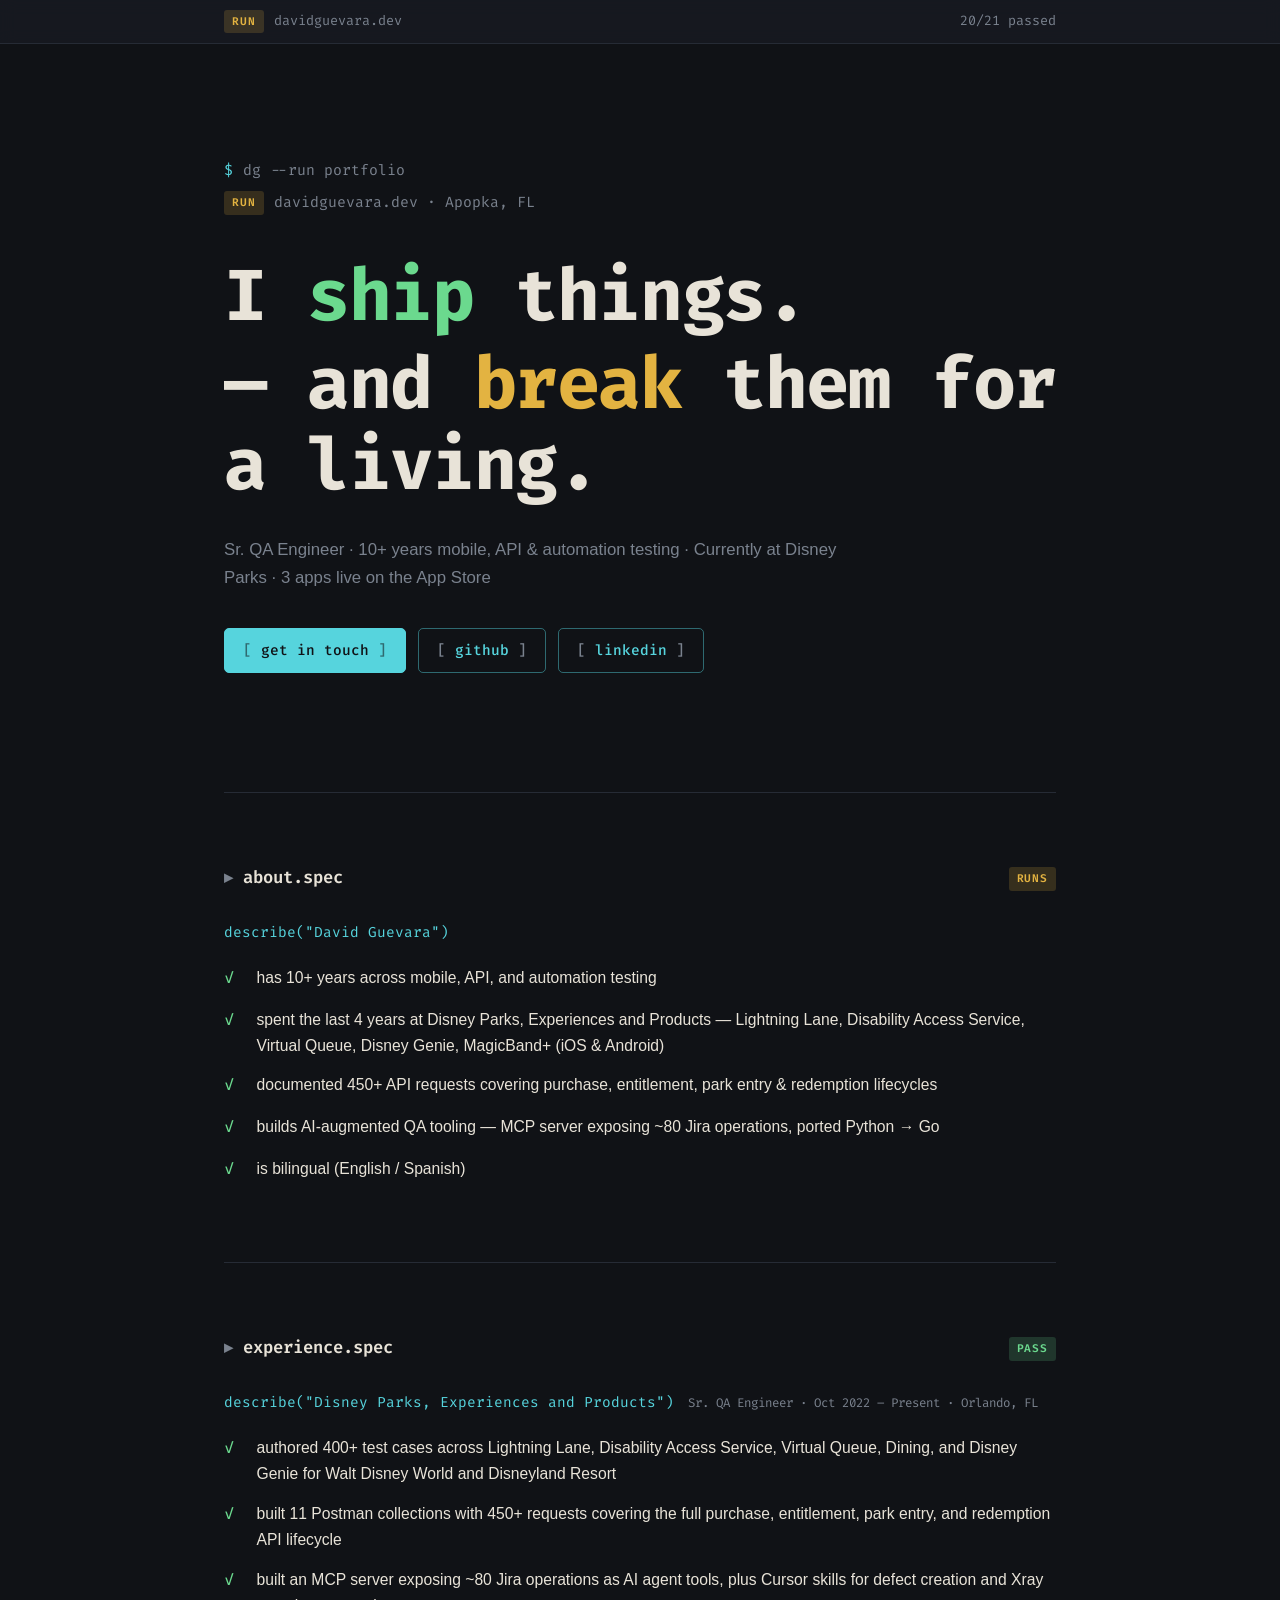
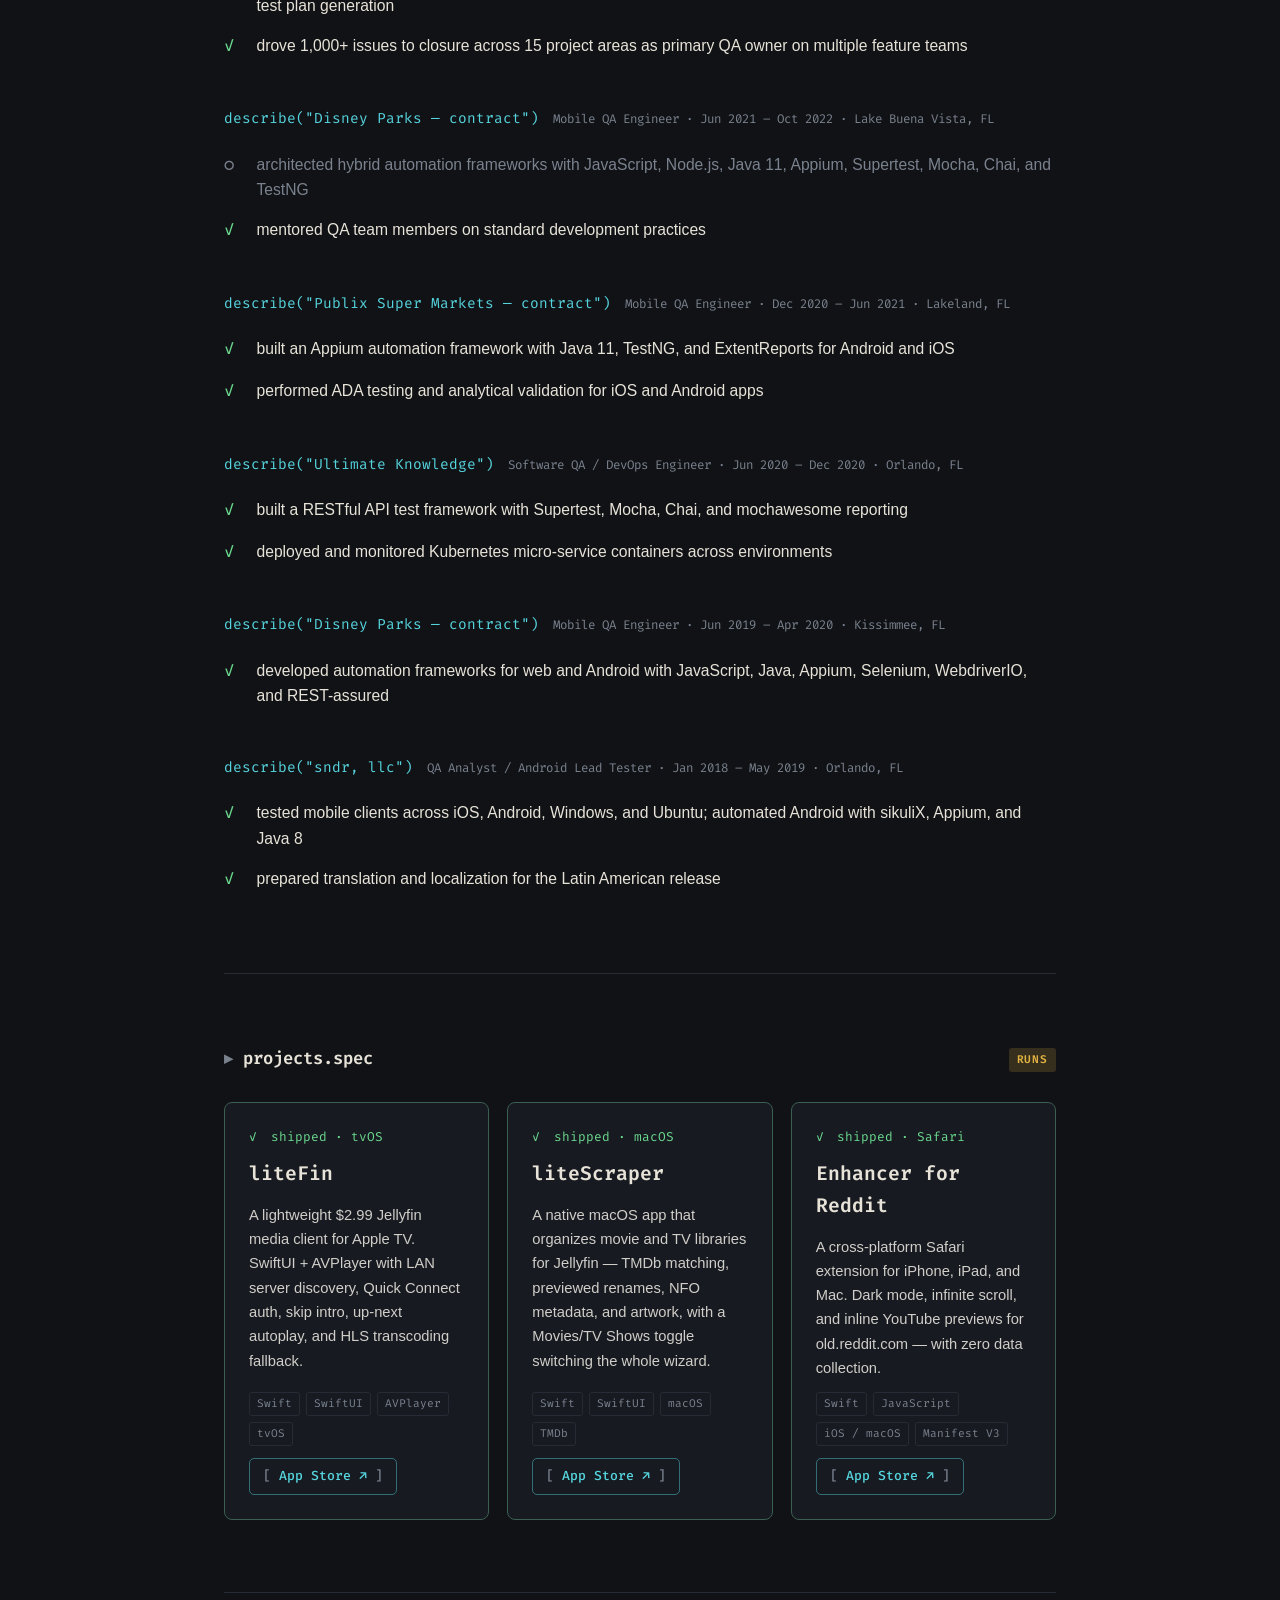
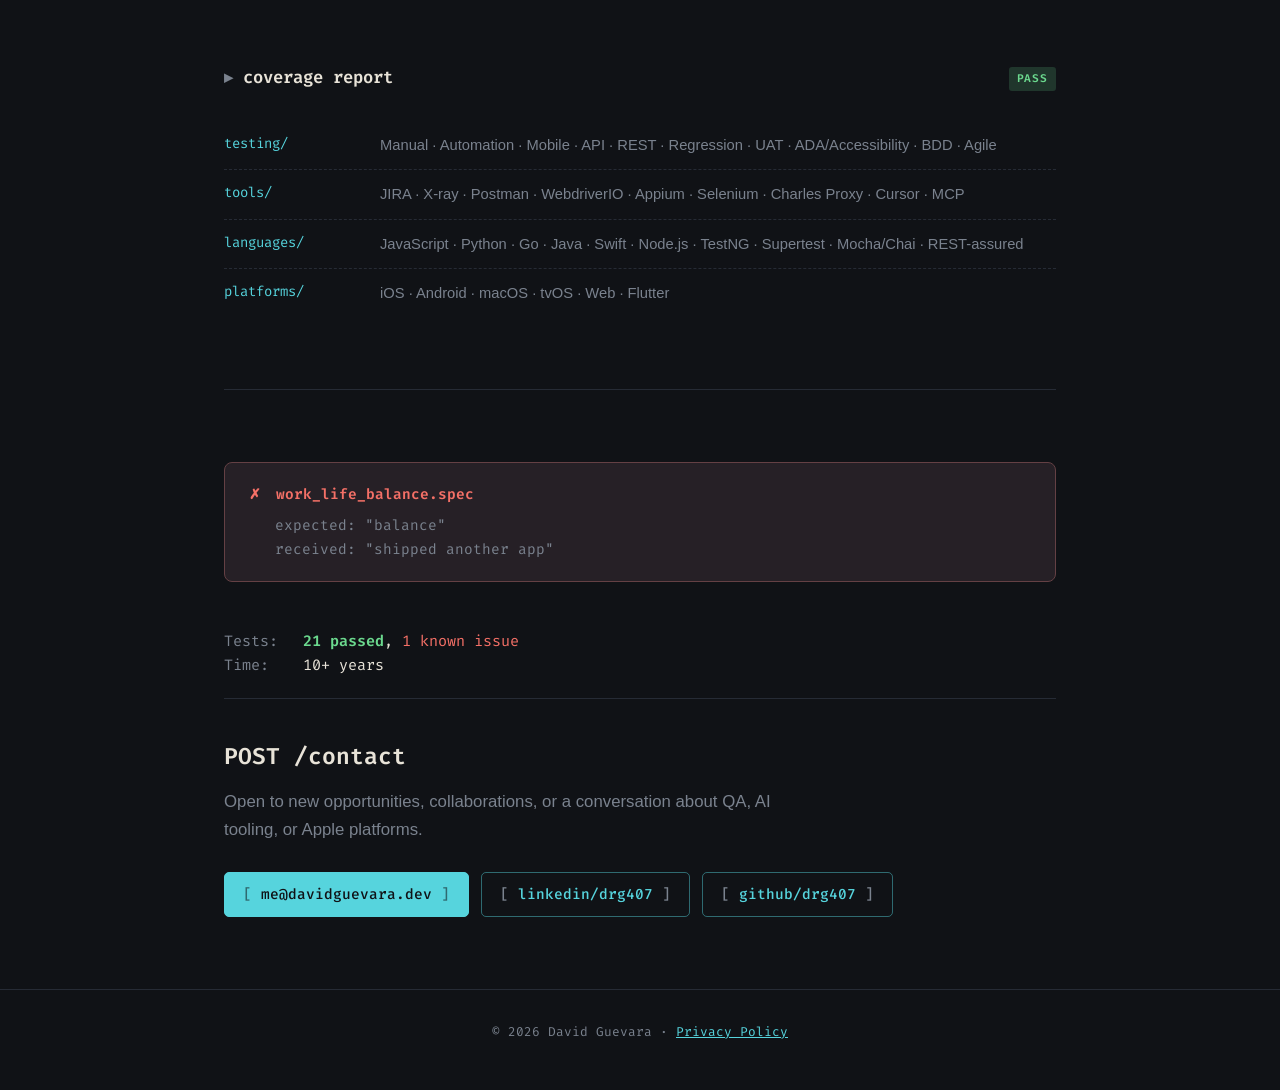
<file: index.html>
<!DOCTYPE html>
<html lang="en">

<head>
  <meta charset="UTF-8" />
  <meta name="viewport" content="width=device-width, initial-scale=1.0" />
  <meta name="description"
    content="David Guevara — Sr. QA Engineer. 10+ years in mobile, API, and automation testing. Orlando, FL." />
  <title>David Guevara</title>
  <link rel="icon" type="image/svg+xml" href="favicon.svg" />
  <link rel="stylesheet" href="css/style.css?v=2" />
</head>

<body>

  <!-- STATUS BAR -->
  <header class="statusbar">
    <div class="statusbar-inner">
      <span class="statusbar-run"><span class="badge badge-run" id="suite-badge">RUN</span>
        <span class="statusbar-host">davidguevara.dev</span></span>
      <span class="statusbar-count mono" id="test-counter" aria-live="polite">0/0 passed</span>
    </div>
  </header>

  <main>

    <!-- HERO -->
    <section class="hero" id="hero">
      <div class="boot mono" id="boot">
        <p class="boot-line"><span class="prompt">$</span> dg --run portfolio</p>
        <p class="boot-line"><span class="badge badge-run">RUN</span> davidguevara.dev · Apopka, FL</p>
      </div>
      <h1 class="thesis">
        <span class="thesis-line">I <em class="ship">ship</em> things.</span>
        <span class="thesis-line">— and <em class="break">break</em> them for a living.</span>
      </h1>
      <p class="subline">Sr. QA Engineer · 10+ years mobile, API &amp; automation testing · Currently at Disney Parks ·
        3 apps live on the App Store</p>
      <div class="hero-ctas">
        <a href="mailto:me@davidguevara.dev" class="btn btn-solid mono">get in touch</a>
        <a href="https://github.com/drg407" target="_blank" rel="noopener" class="btn mono">github</a>
        <a href="https://linkedin.com/in/drg407" target="_blank" rel="noopener" class="btn mono">linkedin</a>
      </div>
    </section>

    <!-- ABOUT -->
    <section class="spec" id="about">
      <div class="spec-header">
        <h2 class="spec-name mono">about.spec</h2>
        <span class="badge badge-run spec-badge">RUNS</span>
      </div>
      <p class="describe mono">describe("David Guevara")</p>
      <ul class="assertions">
        <li class="assertion">
          <span class="tick" aria-hidden="true"></span>
          <span class="assertion-text">has 10+ years across mobile, API, and automation testing</span>
        </li>
        <li class="assertion">
          <span class="tick" aria-hidden="true"></span>
          <span class="assertion-text">spent the last 4 years at Disney Parks, Experiences and Products — Lightning
            Lane, Disability Access Service, Virtual Queue, Disney Genie, MagicBand+ (iOS &amp; Android)</span>
        </li>
        <li class="assertion">
          <span class="tick" aria-hidden="true"></span>
          <span class="assertion-text">documented 450+ API requests covering purchase, entitlement, park entry &amp;
            redemption lifecycles</span>
        </li>
        <li class="assertion">
          <span class="tick" aria-hidden="true"></span>
          <span class="assertion-text">builds AI-augmented QA tooling — MCP server exposing ~80 Jira operations, ported
            Python → Go</span>
        </li>
        <li class="assertion">
          <span class="tick" aria-hidden="true"></span>
          <span class="assertion-text">is bilingual (English / Spanish)</span>
        </li>
      </ul>
    </section>

    <!-- EXPERIENCE -->
    <section class="spec" id="experience">
      <div class="spec-header">
        <h2 class="spec-name mono">experience.spec</h2>
        <span class="badge badge-run spec-badge">RUNS</span>
      </div>

      <div class="describe-block">
        <p class="describe mono">describe("Disney Parks, Experiences and Products")<span class="describe-meta">Sr. QA
            Engineer · Oct 2022 – Present · Orlando, FL</span></p>
        <ul class="assertions">
          <li class="assertion">
            <span class="tick" aria-hidden="true"></span>
            <span class="assertion-text">authored 400+ test cases across Lightning Lane, Disability Access Service,
              Virtual Queue, Dining, and Disney Genie for Walt Disney World and Disneyland Resort</span>
          </li>
          <li class="assertion">
            <span class="tick" aria-hidden="true"></span>
            <span class="assertion-text">built 11 Postman collections with 450+ requests covering the full purchase,
              entitlement, park entry, and redemption API lifecycle</span>
          </li>
          <li class="assertion">
            <span class="tick" aria-hidden="true"></span>
            <span class="assertion-text">built an MCP server exposing ~80 Jira operations as AI agent tools, plus
              Cursor skills for defect creation and Xray test plan generation</span>
          </li>
          <li class="assertion">
            <span class="tick" aria-hidden="true"></span>
            <span class="assertion-text">drove 1,000+ issues to closure across 15 project areas as primary QA owner on
              multiple feature teams</span>
          </li>
        </ul>
      </div>

      <div class="describe-block">
        <p class="describe mono">describe("Disney Parks — contract")<span class="describe-meta">Mobile QA Engineer ·
            Jun 2021 – Oct 2022 · Lake Buena Vista, FL</span></p>
        <ul class="assertions">
          <li class="assertion">
            <span class="tick" aria-hidden="true"></span>
            <span class="assertion-text">architected hybrid automation frameworks with JavaScript, Node.js, Java 11,
              Appium, Supertest, Mocha, Chai, and TestNG</span>
          </li>
          <li class="assertion">
            <span class="tick" aria-hidden="true"></span>
            <span class="assertion-text">mentored QA team members on standard development practices</span>
          </li>
        </ul>
      </div>

      <div class="describe-block">
        <p class="describe mono">describe("Publix Super Markets — contract")<span class="describe-meta">Mobile QA
            Engineer · Dec 2020 – Jun 2021 · Lakeland, FL</span></p>
        <ul class="assertions">
          <li class="assertion">
            <span class="tick" aria-hidden="true"></span>
            <span class="assertion-text">built an Appium automation framework with Java 11, TestNG, and ExtentReports
              for Android and iOS</span>
          </li>
          <li class="assertion">
            <span class="tick" aria-hidden="true"></span>
            <span class="assertion-text">performed ADA testing and analytical validation for iOS and Android apps</span>
          </li>
        </ul>
      </div>

      <div class="describe-block">
        <p class="describe mono">describe("Ultimate Knowledge")<span class="describe-meta">Software QA / DevOps
            Engineer · Jun 2020 – Dec 2020 · Orlando, FL</span></p>
        <ul class="assertions">
          <li class="assertion">
            <span class="tick" aria-hidden="true"></span>
            <span class="assertion-text">built a RESTful API test framework with Supertest, Mocha, Chai, and
              mochawesome reporting</span>
          </li>
          <li class="assertion">
            <span class="tick" aria-hidden="true"></span>
            <span class="assertion-text">deployed and monitored Kubernetes micro-service containers across
              environments</span>
          </li>
        </ul>
      </div>

      <div class="describe-block">
        <p class="describe mono">describe("Disney Parks — contract")<span class="describe-meta">Mobile QA Engineer ·
            Jun 2019 – Apr 2020 · Kissimmee, FL</span></p>
        <ul class="assertions">
          <li class="assertion">
            <span class="tick" aria-hidden="true"></span>
            <span class="assertion-text">developed automation frameworks for web and Android with JavaScript, Java,
              Appium, Selenium, WebdriverIO, and REST-assured</span>
          </li>
        </ul>
      </div>

      <div class="describe-block">
        <p class="describe mono">describe("sndr, llc")<span class="describe-meta">QA Analyst / Android Lead Tester ·
            Jan 2018 – May 2019 · Orlando, FL</span></p>
        <ul class="assertions">
          <li class="assertion">
            <span class="tick" aria-hidden="true"></span>
            <span class="assertion-text">tested mobile clients across iOS, Android, Windows, and Ubuntu; automated
              Android with sikuliX, Appium, and Java 8</span>
          </li>
          <li class="assertion">
            <span class="tick" aria-hidden="true"></span>
            <span class="assertion-text">prepared translation and localization for the Latin American release</span>
          </li>
        </ul>
      </div>
    </section>

    <!-- PROJECTS -->
    <section class="spec" id="projects">
      <div class="spec-header">
        <h2 class="spec-name mono">projects.spec</h2>
        <span class="badge badge-run spec-badge">RUNS</span>
      </div>

      <div class="project-cards">
        <article class="project-card assertion">
          <div class="project-status mono"><span class="tick" aria-hidden="true"></span> shipped · tvOS</div>
          <h3 class="project-title mono">liteFin</h3>
          <p class="project-desc">A lightweight $2.99 Jellyfin media client for Apple TV. SwiftUI + AVPlayer with LAN
            server discovery, Quick Connect auth, skip intro, up-next autoplay, and HLS transcoding fallback.</p>
          <div class="project-tags mono">
            <span class="tag">Swift</span><span class="tag">SwiftUI</span><span class="tag">AVPlayer</span><span
              class="tag">tvOS</span>
          </div>
          <a href="https://apps.apple.com/app/litefin/id6777851924" target="_blank" rel="noopener"
            class="btn btn-sm mono">App Store ↗</a>
        </article>

        <article class="project-card assertion">
          <div class="project-status mono"><span class="tick" aria-hidden="true"></span> shipped · macOS</div>
          <h3 class="project-title mono">liteScraper</h3>
          <p class="project-desc">A native macOS app that organizes movie and TV libraries for Jellyfin — TMDb
            matching, previewed renames, NFO metadata, and artwork, with a Movies/TV Shows toggle switching the whole
            wizard.</p>
          <div class="project-tags mono">
            <span class="tag">Swift</span><span class="tag">SwiftUI</span><span class="tag">macOS</span><span
              class="tag">TMDb</span>
          </div>
          <a href="https://apps.apple.com/us/app/litescraper/id6781021299?mt=12" target="_blank" rel="noopener"
            class="btn btn-sm mono">App Store ↗</a>
        </article>

        <article class="project-card assertion">
          <div class="project-status mono"><span class="tick" aria-hidden="true"></span> shipped · Safari</div>
          <h3 class="project-title mono">Enhancer for Reddit</h3>
          <p class="project-desc">A cross-platform Safari extension for iPhone, iPad, and Mac. Dark mode, infinite
            scroll, and inline YouTube previews for old.reddit.com — with zero data collection.</p>
          <div class="project-tags mono">
            <span class="tag">Swift</span><span class="tag">JavaScript</span><span class="tag">iOS / macOS</span><span
              class="tag">Manifest V3</span>
          </div>
          <a href="https://apps.apple.com/us/app/enhancer-for-reddit/id6763678868" target="_blank" rel="noopener"
            class="btn btn-sm mono">App Store ↗</a>
        </article>
      </div>
    </section>

    <!-- SKILLS / COVERAGE -->
    <section class="spec" id="skills">
      <div class="spec-header">
        <h2 class="spec-name mono">coverage report</h2>
        <span class="badge badge-run spec-badge">RUNS</span>
      </div>
      <dl class="coverage">
        <div class="coverage-row">
          <dt class="mono">testing/</dt>
          <dd>Manual · Automation · Mobile · API · REST · Regression · UAT · ADA/Accessibility · BDD · Agile</dd>
        </div>
        <div class="coverage-row">
          <dt class="mono">tools/</dt>
          <dd>JIRA · X-ray · Postman · WebdriverIO · Appium · Selenium · Charles Proxy · Cursor · MCP</dd>
        </div>
        <div class="coverage-row">
          <dt class="mono">languages/</dt>
          <dd>JavaScript · Python · Go · Java · Swift · Node.js · TestNG · Supertest · Mocha/Chai · REST-assured</dd>
        </div>
        <div class="coverage-row">
          <dt class="mono">platforms/</dt>
          <dd>iOS · Android · macOS · tvOS · Web · Flutter</dd>
        </div>
      </dl>
    </section>

    <!-- CONTACT + SUMMARY -->
    <section class="spec" id="contact">
      <div class="fail-block mono">
        <p class="fail-line"><span class="cross" aria-hidden="true">✗</span> work_life_balance.spec</p>
        <p class="fail-detail">expected: "balance"</p>
        <p class="fail-detail">received: "shipped another app"</p>
      </div>

      <div class="summary mono" id="summary">
        <p><span class="summary-label">Tests:</span> <span id="summary-passed">0 passed</span>, <span
            class="known-issue">1 known issue</span></p>
        <p><span class="summary-label">Time:</span> 10+ years</p>
      </div>

      <h2 class="contact-title mono">POST /contact</h2>
      <p class="contact-text">Open to new opportunities, collaborations, or a conversation about QA, AI tooling, or
        Apple platforms.</p>
      <div class="contact-links">
        <a href="mailto:me@davidguevara.dev" class="btn btn-solid mono">me@davidguevara.dev</a>
        <a href="https://linkedin.com/in/drg407" target="_blank" rel="noopener" class="btn mono">linkedin/drg407</a>
        <a href="https://github.com/drg407" target="_blank" rel="noopener" class="btn mono">github/drg407</a>
      </div>
    </section>

  </main>

  <footer class="footer">
    <p class="mono">© 2026 David Guevara · <a href="/enhancerforreddit/privacy/">Privacy Policy</a></p>
  </footer>

  <script src="js/main.js?v=2"></script>
</body>

</html>
</file>
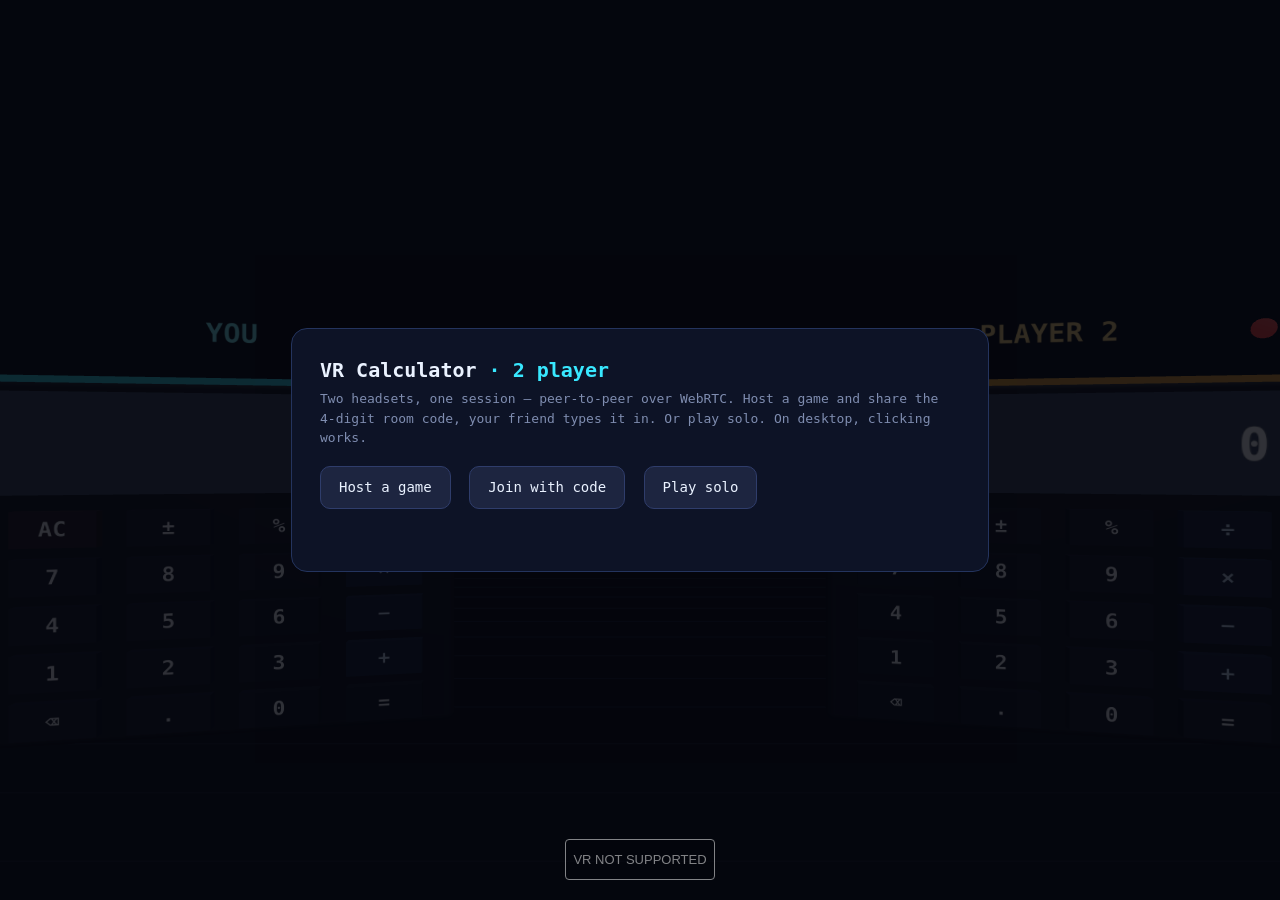
<file: calculator/index.html>
<!DOCTYPE html>
<html lang="en">
<head>
  <meta charset="utf-8">
  <meta name="viewport" content="width=device-width, initial-scale=1">
  <title>VR Calculator — 2 Player</title>
  <link rel="icon" href="data:,">
  <style>
    html, body { margin: 0; height: 100%; overflow: hidden; background: #070a14; }
    canvas { display: block; }
    #lobby {
      position: fixed; top: 0; left: 0; right: 0; bottom: 0;
      display: flex; align-items: center; justify-content: center;
      background: rgba(4, 6, 12, 0.82); z-index: 20;
      font: 14px/1.5 "SF Mono", Menlo, monospace; color: #eaf2ff;
    }
    #lobby .card {
      width: min(640px, 92vw); background: #0d1326; border: 1px solid #24345e;
      border-radius: 16px; padding: 26px 28px;
    }
    #lobby h1 { margin: 0 0 4px; font-size: 20px; }
    #lobby h1 span { color: #38e8ff; }
    #lobby .sub { margin: 0 0 18px; color: #7f8db0; font-size: 13px; }
    #lobby button {
      background: #1d2540; color: #eaf2ff; border: 1px solid #2f3d6b; border-radius: 10px;
      padding: 10px 18px; font: inherit; cursor: pointer; margin-right: 10px;
    }
    #lobby button:hover { background: #26305a; }
    #lobby label { display: block; margin: 14px 0 6px; color: #9fb0d8; font-size: 12px; }
    #lobby textarea {
      width: 100%; height: 84px; resize: vertical; box-sizing: border-box;
      background: #070b18; color: #cfe3ff; border: 1px solid #24345e; border-radius: 8px;
      padding: 8px; font: 11px/1.4 "SF Mono", Menlo, monospace;
    }
    #lobby-status { margin-top: 16px; min-height: 20px; font-size: 13px; color: #8fd3ff; }
    #room-code {
      font-size: 56px; font-weight: bold; letter-spacing: 22px; text-align: center;
      color: #38e8ff; margin: 14px 0; min-height: 66px;
    }
    #room-input {
      width: 180px; font-size: 30px; letter-spacing: 14px; text-align: center;
      background: #070b18; color: #eaf2ff; border: 1px solid #24345e; border-radius: 8px;
      padding: 8px 4px; font-family: inherit;
    }
    .toggle { background: none; border: none; color: #5f6f96; font: 12px inherit; text-decoration: underline; margin-top: 14px; cursor: pointer; }
  </style>
  <script type="importmap">
    {
      "imports": {
        "three": "./vendor/three.module.js"
      }
    }
  </script>
</head>
<body>
  <div id="lobby">
    <div class="card">
      <h1>VR Calculator <span>· 2 player</span></h1>
      <p class="sub">Two headsets, one session — peer-to-peer over WebRTC (no server).
      Host a code, send it to your friend, they paste it and send one back.
      Or play solo. On desktop, clicking works.</p>
      <div id="lobby-modes">
        <button id="btn-host">Host a game</button>
        <button id="btn-join">Join with code</button>
        <button id="btn-solo">Play solo</button>
      </div>
      <div id="host-view" hidden>
        <div id="relay-host-box" hidden>
          <label>Your room code — tell your friend these 4 digits:</label>
          <div id="room-code">····</div>
          <button class="toggle" id="paste-toggle-host">Use copy-paste codes instead</button>
        </div>
        <div id="paste-host-box" hidden>
          <label for="host-code">Your join code — send this to your friend (iMessage/WhatsApp):</label>
          <textarea id="host-code" readonly placeholder="Generating code…"></textarea>
          <label for="answer-input">Paste your friend's answer code:</label>
          <textarea id="answer-input" placeholder="Paste here…"></textarea>
          <div style="margin-top:12px; display:flex; gap:10px;">
            <button id="btn-paste-answer">Connect</button>
          </div>
        </div>
        <div style="margin-top:12px; display:flex; gap:10px;">
          <button id="btn-cancel-host" style="background:transparent; color:#8fa0c8;">Cancel</button>
        </div>
      </div>
      <div id="join-view" hidden>
        <div id="relay-join-box" hidden>
          <label for="room-input">Room code (4 digits):</label>
          <div style="margin:10px 0; display:flex; gap:12px; align-items:center;">
            <input id="room-input" maxlength="4" inputmode="numeric" autocomplete="off" placeholder="4721">
            <button id="btn-relay-join">Join room</button>
          </div>
          <button class="toggle" id="paste-toggle-join">Use copy-paste codes instead</button>
        </div>
        <div id="paste-join-box" hidden>
          <label for="offer-input">Paste the host's code:</label>
          <textarea id="offer-input" placeholder="Paste here…"></textarea>
          <div style="margin-top:12px; display:flex; gap:10px;">
            <button id="btn-make-answer">Create my code</button>
          </div>
          <label id="join-code-label" for="join-code" hidden>Your answer code — send this back to the host:</label>
          <textarea id="join-code" hidden readonly></textarea>
        </div>
        <div style="margin-top:12px; display:flex; gap:10px;">
          <button id="btn-cancel-join" style="background:transparent; color:#8fa0c8;">Cancel</button>
        </div>
      </div>
      <div id="lobby-status"></div>
    </div>
  </div>
  <script type="module" src="./js/main.js"></script>
</body>
</html>
</file>
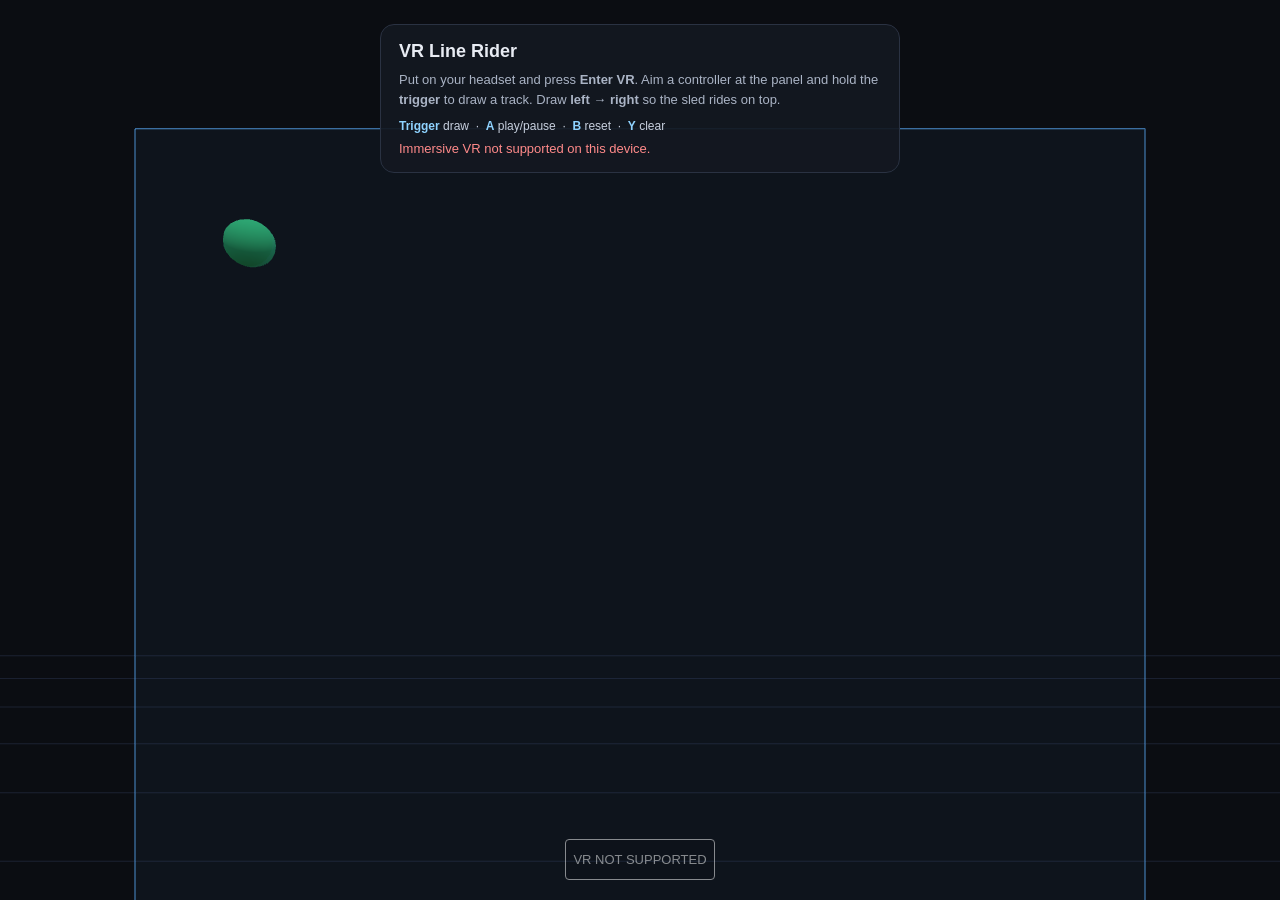
<file: vr/index.html>
<!DOCTYPE html>
<html lang="en">
<head>
<meta charset="utf-8">
<meta name="viewport" content="width=device-width, initial-scale=1, maximum-scale=1, user-scalable=no">
<title>VR Line Rider</title>
<style>
  * { margin:0; padding:0; box-sizing:border-box; }
  html,body { width:100%; height:100%; overflow:hidden; background:#0b0d12;
    font-family:-apple-system,Segoe UI,Roboto,sans-serif; color:#e8ecf3; }
  #overlay { position:fixed; left:50%; top:24px; transform:translateX(-50%); max-width:520px; width:92%;
    background:rgba(20,24,33,.92); border:1px solid #2a3242; border-radius:14px; padding:16px 18px; z-index:10; }
  #overlay h1 { font-size:18px; margin-bottom:8px; }
  #overlay p { font-size:13px; line-height:1.5; color:#aab4c5; }
  #overlay .keys { margin-top:10px; font-size:12px; color:#c7d0de; }
  #overlay .keys b { color:#8fd3ff; }
  #msg { color:#ff8a8a; font-size:13px; margin-top:8px; }
</style>
</head>
<body>
  <div id="overlay">
    <h1>VR Line Rider</h1>
    <p>Put on your headset and press <b>Enter VR</b>. Aim a controller at the panel and hold the
       <b>trigger</b> to draw a track. Draw <b>left → right</b> so the sled rides on top.</p>
    <div class="keys">
      <b>Trigger</b> draw &nbsp;·&nbsp; <b>A</b> play/pause &nbsp;·&nbsp; <b>B</b> reset &nbsp;·&nbsp; <b>Y</b> clear
    </div>
    <div id="msg"></div>
  </div>

  <script type="importmap">
  { "imports": {
      "three": "./three.module.js"
  }}
  </script>

  <script type="module">
  import * as THREE from 'three';
  import { VRButton } from './VRButton.js';

  // ---------- constants ----------
  const PLANE_Z = -1.4;
  const PLANE_X = [-1.1, 1.1];
  const PLANE_Y = [0.3, 2.3];
  const START = new THREE.Vector2(-0.85, 2.05);
  const MIN_SEG_LEN = 0.04;
  const DT = 1/120;
  const GRAVITY = -4.0;
  const FRICTION = 0.03;
  const THICKNESS = 0.05;
  const SEG_EXT = 0.01;
  const CONSTRAINT_ITERS = 8;
  const ENDURANCE = 1.6;
  const SEG_RADIUS = 0.012;

  // rest layout (local unit shape; x = ride direction, y = up). Scaled by RIDER_SCALE.
  const RIDER_SCALE = 0.55;
  const REST = [
    [-0.35, 0.00], // 0 sled back bottom
    [ 0.35, 0.00], // 1 sled front bottom
    [-0.35, 0.18], // 2 sled back top
    [ 0.35, 0.18], // 3 sled front top
    [ 0.00, 0.18], // 4 body butt
    [ 0.05, 0.70], // 5 body head
  ].map(([x,y]) => [x*RIDER_SCALE, y*RIDER_SCALE]);
  const CONSTRAINT_DEFS = [
    [0,1,'sled'],[2,3,'sled'],[0,2,'sled'],[1,3,'sled'],[0,3,'sled'],[1,2,'sled'],
    [4,5,'spine'],
    [4,2,'bind'],[4,3,'bind'],[5,3,'bind'],
  ];

  // ---------- scene ----------
  const scene = new THREE.Scene();
  scene.background = new THREE.Color(0x0b0d12);
  const camera = new THREE.PerspectiveCamera(70, innerWidth/innerHeight, 0.05, 100);
  camera.position.set(0, 1.6, 0);

  const renderer = new THREE.WebGLRenderer({ antialias:true });
  renderer.setPixelRatio(devicePixelRatio);
  renderer.setSize(innerWidth, innerHeight);
  renderer.xr.enabled = true;
  document.body.appendChild(renderer.domElement);
  document.body.appendChild(VRButton.createButton(renderer));
  addEventListener('resize', ()=>{
    camera.aspect = innerWidth/innerHeight; camera.updateProjectionMatrix();
    renderer.setSize(innerWidth, innerHeight);
  });

  scene.add(new THREE.HemisphereLight(0xbcd0ff, 0x202830, 1.1));
  const dir = new THREE.DirectionalLight(0xffffff, 0.8); dir.position.set(1,3,2); scene.add(dir);

  const grid = new THREE.GridHelper(10, 20, 0x2a3242, 0x1a2030); scene.add(grid);

  // drawing plane + border
  const planeW = PLANE_X[1]-PLANE_X[0], planeH = PLANE_Y[1]-PLANE_Y[0];
  const planeMid = new THREE.Vector3((PLANE_X[0]+PLANE_X[1])/2, (PLANE_Y[0]+PLANE_Y[1])/2, PLANE_Z);
  const planeMesh = new THREE.Mesh(
    new THREE.PlaneGeometry(planeW, planeH),
    new THREE.MeshBasicMaterial({ color:0x3a6ea5, transparent:true, opacity:0.07, side:THREE.DoubleSide })
  );
  planeMesh.position.copy(planeMid); scene.add(planeMesh);
  const border = new THREE.LineSegments(
    new THREE.EdgesGeometry(new THREE.PlaneGeometry(planeW, planeH)),
    new THREE.LineBasicMaterial({ color:0x4a8fd0 })
  );
  border.position.copy(planeMid); scene.add(border);

  // start marker
  const startMarker = new THREE.Mesh(
    new THREE.SphereGeometry(0.05, 16, 12),
    new THREE.MeshStandardMaterial({ color:0x39d98a, emissive:0x114427 })
  );
  startMarker.position.set(START.x, START.y, PLANE_Z); scene.add(startMarker);

  // ---------- controllers ----------
  const rayGeo = new THREE.BufferGeometry().setFromPoints([new THREE.Vector3(0,0,0), new THREE.Vector3(0,0,-5)]);
  const controllers = [];
  let drawingController = null;
  for (let i=0;i<2;i++){
    const c = renderer.xr.getController(i);
    const ray = new THREE.Line(rayGeo, new THREE.LineBasicMaterial({ color:0x8fd3ff }));
    c.add(ray);
    c.addEventListener('selectstart', ()=>{ drawingController = c; beginStroke(c); });
    c.addEventListener('selectend',   ()=>{ if (drawingController===c) drawingController = null; });
    scene.add(c); controllers.push(c);
  }

  // ---------- line data + meshes ----------
  const segments = []; // {a:Vector2, b:Vector2}
  const segMeshGroup = new THREE.Group(); scene.add(segMeshGroup);
  const segMat = new THREE.MeshStandardMaterial({ color:0x5ad1ff, emissive:0x0a2230, roughness:0.5 });
  const cylGeo = new THREE.CylinderGeometry(SEG_RADIUS, SEG_RADIUS, 1, 8);

  function addSegment(a, b){
    segments.push({ a:a.clone(), b:b.clone() });
    const m = new THREE.Mesh(cylGeo, segMat);
    const dx=b.x-a.x, dy=b.y-a.y, len=Math.hypot(dx,dy);
    m.position.set((a.x+b.x)/2, (a.y+b.y)/2, PLANE_Z);
    m.scale.y = len;
    m.rotation.z = Math.atan2(dy,dx) - Math.PI/2;
    segMeshGroup.add(m);
  }
  function clearTrack(){
    segments.length = 0;
    while (segMeshGroup.children.length) segMeshGroup.remove(segMeshGroup.children[0]);
  }

  // ---------- drawing ----------
  const drawPlane = new THREE.Plane(new THREE.Vector3(0,0,1), -PLANE_Z);
  const raycaster = new THREE.Raycaster();
  const tmpM = new THREE.Matrix4();
  const hit = new THREE.Vector3();
  let lastPoint = null;

  function controllerHit(c){
    tmpM.identity().extractRotation(c.matrixWorld);
    raycaster.ray.origin.setFromMatrixPosition(c.matrixWorld);
    raycaster.ray.direction.set(0,0,-1).applyMatrix4(tmpM).normalize();
    const p = raycaster.ray.intersectPlane(drawPlane, hit);
    if (!p) return null;
    if (hit.x<PLANE_X[0]||hit.x>PLANE_X[1]||hit.y<PLANE_Y[0]||hit.y>PLANE_Y[1]) return null;
    return new THREE.Vector2(hit.x, hit.y);
  }
  function beginStroke(c){ lastPoint = controllerHit(c); }
  function sampleDraw(){
    const p = controllerHit(drawingController);
    if (!p) return;
    if (!lastPoint){ lastPoint = p; return; }
    if (p.distanceTo(lastPoint) >= MIN_SEG_LEN){
      addSegment(lastPoint, p);
      lastPoint = p.clone();
    }
  }

  // ---------- rider ----------
  const points = [];
  for (let i=0;i<6;i++) points.push({ pos:new THREE.Vector2(), prev:new THREE.Vector2() });
  const constraints = CONSTRAINT_DEFS.map(([i,j,type])=>({
    i, j, type,
    rest: Math.hypot(REST[i][0]-REST[j][0], REST[i][1]-REST[j][1])
  }));
  let crashed = false, simulating = false, spawned = false;

  function spawnRider(){
    for (let i=0;i<6;i++){
      points[i].pos.set(START.x+REST[i][0], START.y+REST[i][1]);
      points[i].prev.copy(points[i].pos);
    }
    crashed = false; spawned = true;
  }
  function solveConstraints(){
    for (const con of constraints){
      if (con.type==='bind' && crashed) continue;
      const a=points[con.i].pos, b=points[con.j].pos;
      let dx=b.x-a.x, dy=b.y-a.y;
      const d=Math.hypot(dx,dy); if (d<1e-6) continue;
      if (con.type==='bind' && d > con.rest*ENDURANCE){ crashed = true; continue; }
      const diff=(d-con.rest)/d*0.5; dx*=diff; dy*=diff;
      a.x+=dx; a.y+=dy; b.x-=dx; b.y-=dy;
    }
  }
  function collidePoint(pt){
    for (const s of segments){
      const ax=s.a.x, ay=s.a.y, dx=s.b.x-ax, dy=s.b.y-ay;
      const len2=dx*dx+dy*dy; if (len2<1e-9) continue;
      const invLen=1/Math.sqrt(len2);
      const nx=-dy*invLen, ny=dx*invLen;
      const t=((pt.pos.x-ax)*dx+(pt.pos.y-ay)*dy)/len2;
      if (t<-SEG_EXT || t>1+SEG_EXT) continue;
      const dist=(pt.pos.x-ax)*nx+(pt.pos.y-ay)*ny;
      const distPrev=(pt.prev.x-ax)*nx+(pt.prev.y-ay)*ny;
      const penetrating = dist<0 && dist>-THICKNESS;
      const crossed = distPrev>=0 && dist<0;
      if (!penetrating && !crossed) continue;
      pt.pos.x -= nx*dist; pt.pos.y -= ny*dist;            // push to surface
      const tx=dx*invLen, ty=dy*invLen;                    // friction along tangent
      let vt=(pt.pos.x-pt.prev.x)*tx+(pt.pos.y-pt.prev.y)*ty;
      vt*=(1-FRICTION);
      pt.prev.x = pt.pos.x - tx*vt;
      pt.prev.y = pt.pos.y - ty*vt;
    }
  }
  function physicsStep(){
    const g = GRAVITY*DT*DT;
    for (const pt of points){
      const px=pt.pos.x, py=pt.pos.y;
      pt.pos.x += (pt.pos.x-pt.prev.x)*0.999;
      pt.pos.y += (pt.pos.y-pt.prev.y)*0.999 + g;
      pt.prev.set(px, py);
    }
    for (let it=0; it<CONSTRAINT_ITERS; it++) solveConstraints();
    for (const pt of points) collidePoint(pt);
    solveConstraints(); solveConstraints();
  }

  // ---------- rider meshes ----------
  const riderGroup = new THREE.Group(); scene.add(riderGroup);
  const sphereGeo = new THREE.SphereGeometry(0.04*RIDER_SCALE, 12, 10);
  const sledMat = new THREE.MeshStandardMaterial({ color:0xffcf5a, emissive:0x3a2a00 });
  const bodyMat = new THREE.MeshStandardMaterial({ color:0xff6a8a, emissive:0x3a0010 });
  const spheres = [];
  for (let i=0;i<6;i++){
    const m = new THREE.Mesh(sphereGeo, i<4?sledMat:bodyMat);
    riderGroup.add(m); spheres.push(m);
  }
  const EDGES = [[0,1],[1,3],[3,2],[2,0],[4,5]];
  const BINDS = [[4,2],[4,3],[5,3]];
  function makeLineSegs(pairCount, color){
    const g = new THREE.BufferGeometry();
    g.setAttribute('position', new THREE.BufferAttribute(new Float32Array(pairCount*2*3), 3));
    return new THREE.LineSegments(g, new THREE.LineBasicMaterial({ color }));
  }
  const edgeLines = makeLineSegs(EDGES.length, 0xffcf5a);
  const bindLines = makeLineSegs(BINDS.length, 0xff6a8a);
  riderGroup.add(edgeLines); riderGroup.add(bindLines);

  // emoji avatar (snowboarder, mirrored to face the ride direction) — replaces the debug stick figure
  spheres.forEach(s=>{ s.visible=false; });
  edgeLines.visible=false; bindLines.visible=false;
  function makeEmojiTexture(emoji){
    const S=256, c=document.createElement('canvas'); c.width=c.height=S;
    const ctx=c.getContext('2d');
    ctx.translate(S,0); ctx.scale(-1,1);              // mirror horizontally (face ride direction)
    ctx.font = `${Math.floor(S*0.8)}px serif`;
    ctx.textAlign='center'; ctx.textBaseline='middle';
    ctx.fillText(emoji, S/2, S/2);
    const tex=new THREE.CanvasTexture(c); tex.colorSpace=THREE.SRGBColorSpace; tex.anisotropy=4;
    return tex;
  }
  const EMOJI_SIZE = 1.25 * REST[5][1];               // ~ rider height (head y, already scaled)
  const emojiMesh = new THREE.Mesh(
    new THREE.PlaneGeometry(EMOJI_SIZE, EMOJI_SIZE),
    new THREE.MeshBasicMaterial({ map:makeEmojiTexture('🏂'), transparent:true, side:THREE.DoubleSide, depthWrite:false })
  );
  riderGroup.add(emojiMesh);
  function writePairs(lineSegs, pairs){
    const arr = lineSegs.geometry.attributes.position.array; let k=0;
    for (const [i,j] of pairs){
      arr[k++]=points[i].pos.x; arr[k++]=points[i].pos.y; arr[k++]=PLANE_Z;
      arr[k++]=points[j].pos.x; arr[k++]=points[j].pos.y; arr[k++]=PLANE_Z;
    }
    lineSegs.geometry.attributes.position.needsUpdate = true;
  }
  function updateRiderMeshes(){
    riderGroup.visible = spawned;
    if (!spawned) return;
    const p0=points[0].pos, p1=points[1].pos;          // sled bottom: back -> front
    const ang=Math.atan2(p1.y-p0.y, p1.x-p0.x);        // sled tilt
    const ux=-Math.sin(ang), uy=Math.cos(ang);         // sled "up" (left-perp of ride dir)
    const bcx=(p0.x+p1.x)/2, bcy=(p0.y+p1.y)/2;        // board center
    const off=EMOJI_SIZE*0.42;                         // lift emoji so the board sits at its base
    emojiMesh.position.set(bcx+ux*off, bcy+uy*off, PLANE_Z);
    emojiMesh.rotation.z=ang;
  }

  // ---------- buttons ----------
  const btnPrev = { play:false, reset:false, clear:false };
  function pollButtons(){
    const session = renderer.xr.getSession(); if (!session) return;
    let play=false, reset=false, clear=false;
    for (const src of session.inputSources){
      const gp = src.gamepad; if (!gp) continue;
      if (src.handedness==='right'){
        if (gp.buttons[4]?.pressed) play=true;
        if (gp.buttons[5]?.pressed) reset=true;
      } else if (src.handedness==='left'){
        if (gp.buttons[5]?.pressed) clear=true;
      }
    }
    if (play  && !btnPrev.play)  { if (!spawned) spawnRider(); simulating = !simulating; }
    if (reset && !btnPrev.reset) { spawnRider(); simulating = false; }
    if (clear && !btnPrev.clear) { clearTrack(); }
    btnPrev.play=play; btnPrev.reset=reset; btnPrev.clear=clear;
  }

  // ---------- loop ----------
  const clock = new THREE.Clock();
  let accum = 0;
  renderer.setAnimationLoop(()=>{
    const dt = Math.min(clock.getDelta(), 0.05);
    pollButtons();
    if (drawingController) sampleDraw();
    if (simulating && spawned){
      accum += dt; let steps=0;
      while (accum>=DT && steps<8){ physicsStep(); accum-=DT; steps++; }
    }
    updateRiderMeshes();
    renderer.render(scene, camera);
  });

  // ---------- support check (fail-fast) ----------
  const msg = document.getElementById('msg');
  if (!navigator.xr){
    msg.textContent = 'WebXR not available — use a headset browser or the WebXR emulator extension. (Desktop shows a preview only.)';
  } else {
    navigator.xr.isSessionSupported('immersive-vr').then(ok=>{
      if (!ok) msg.textContent = 'Immersive VR not supported on this device.';
    });
  }
  </script>
</body>
</html>
</file>
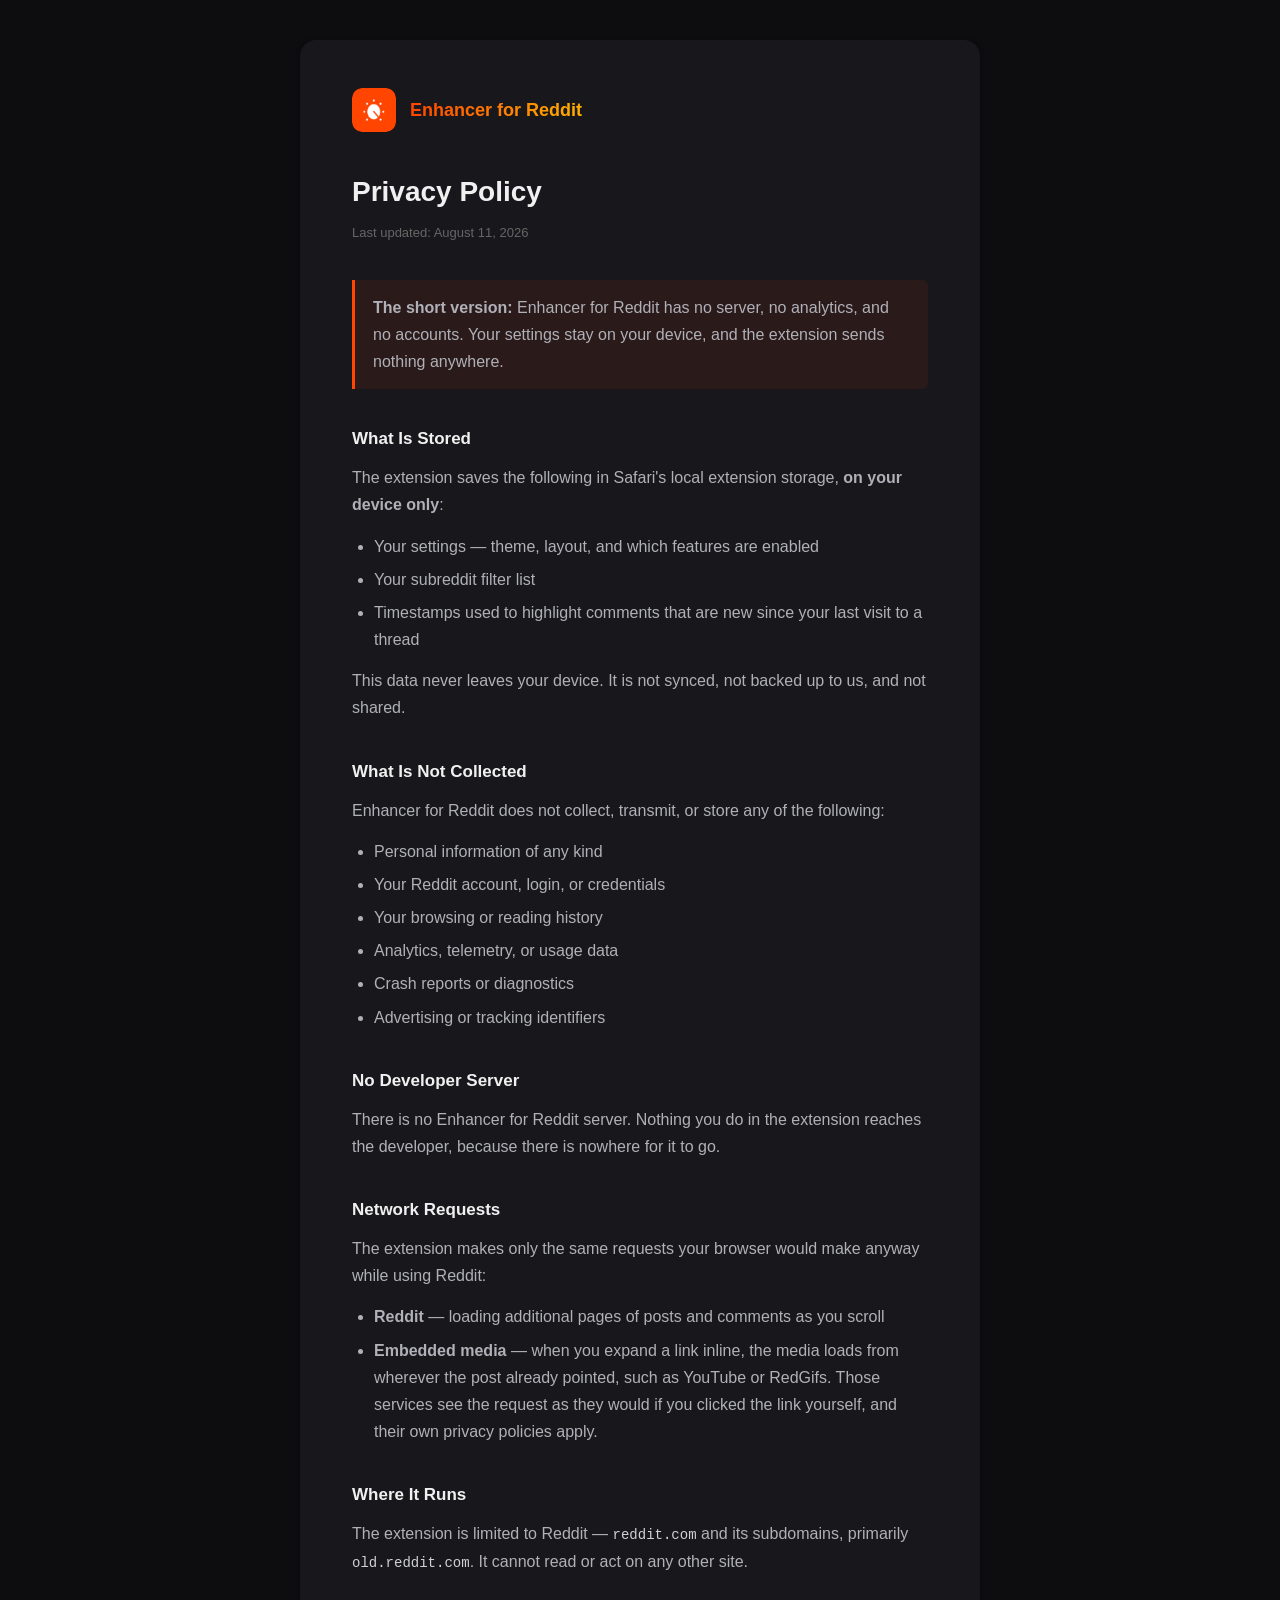
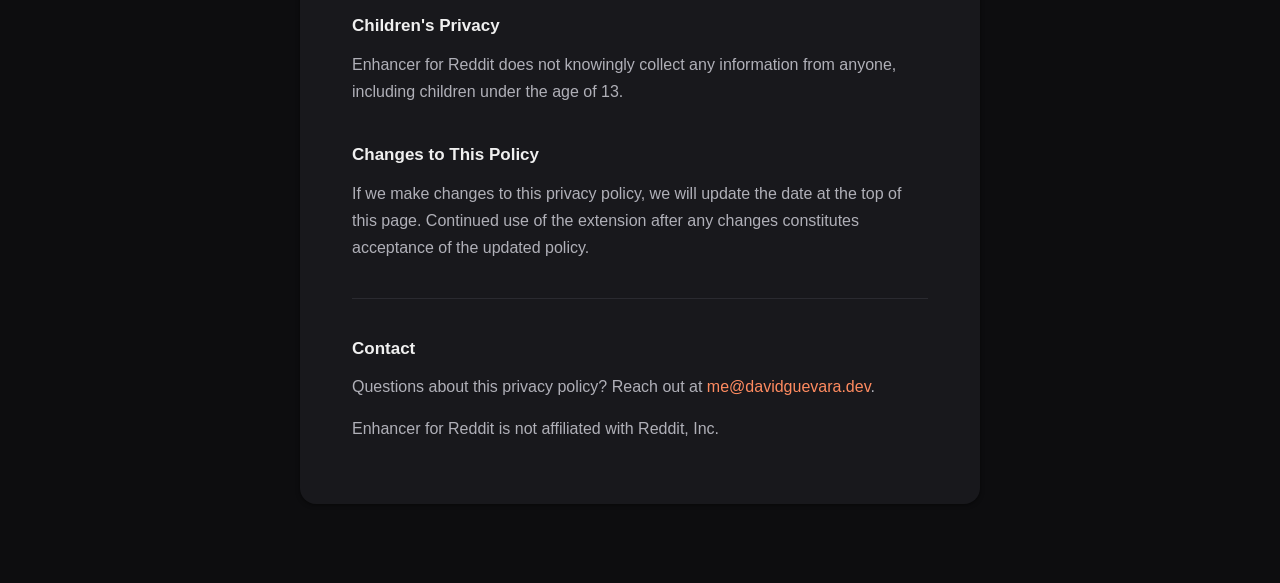
<file: enhancerforreddit/privacy/index.html>
<!DOCTYPE html>
<html lang="en">
<head>
    <meta charset="UTF-8">
    <meta name="viewport" content="width=device-width, initial-scale=1.0">
    <title>Enhancer for Reddit — Privacy Policy</title>
    <style>
        *, ::before, ::after { box-sizing: border-box; margin: 0; padding: 0; }

        body {
            font-family: -apple-system, BlinkMacSystemFont, "Segoe UI", Roboto, sans-serif;
            font-size: 16px;
            line-height: 1.7;
            color: #e0e0e0;
            background: #0d0d0f;
            padding: 40px 20px 80px;
        }

        .container {
            max-width: 680px;
            margin: 0 auto;
            background: #18181c;
            border-radius: 16px;
            padding: 48px 52px;
            box-shadow: 0 1px 4px rgba(0, 0, 0, 0.5);
        }

        .logo {
            display: flex;
            align-items: center;
            gap: 14px;
            margin-bottom: 36px;
        }

        .logo-icon {
            width: 44px;
            height: 44px;
            border-radius: 10px;
            overflow: hidden;
            flex-shrink: 0;
        }

        .logo-icon img {
            width: 100%;
            height: 100%;
            object-fit: cover;
        }

        .logo-text {
            font-size: 18px;
            font-weight: 700;
            background: linear-gradient(90deg, #FF4500, #FFB000);
            -webkit-background-clip: text;
            -webkit-text-fill-color: transparent;
            background-clip: text;
        }

        h1 {
            font-size: 28px;
            font-weight: 700;
            color: #f0f0f0;
            margin-bottom: 6px;
        }

        .last-updated {
            font-size: 13px;
            color: #666;
            margin-bottom: 36px;
        }

        h2 {
            font-size: 17px;
            font-weight: 700;
            color: #f0f0f0;
            margin-top: 36px;
            margin-bottom: 10px;
        }

        p { color: #b0b0b8; margin-bottom: 14px; }

        ul {
            padding-left: 22px;
            margin-bottom: 14px;
            color: #b0b0b8;
        }

        ul li { margin-bottom: 6px; }

        .highlight {
            background: rgba(255, 69, 0, 0.08);
            border-left: 3px solid #FF4500;
            border-radius: 0 6px 6px 0;
            padding: 14px 18px;
            margin: 24px 0;
            color: #b0b0b8;
        }

        a { color: #FF8B60; text-decoration: none; }
        a:hover { text-decoration: underline; }

        code {
            font-family: ui-monospace, SFMono-Regular, Menlo, monospace;
            font-size: 14px;
            color: #d0d0d8;
        }

        hr {
            border: none;
            border-top: 1px solid #2a2a30;
            margin: 36px 0;
        }

        @media (max-width: 600px) {
            .container { padding: 32px 24px; }
            h1 { font-size: 22px; }
        }
    </style>
</head>
<body>
    <div class="container">

        <div class="logo">
            <div class="logo-icon"><img src="icon.png" alt="Enhancer for Reddit icon"></div>
            <span class="logo-text">Enhancer for Reddit</span>
        </div>

        <h1>Privacy Policy</h1>
        <p class="last-updated">Last updated: August 11, 2026</p>

        <div class="highlight">
            <strong>The short version:</strong> Enhancer for Reddit has no server, no analytics, and no accounts. Your settings stay on your device, and the extension sends nothing anywhere.
        </div>

        <h2>What Is Stored</h2>
        <p>The extension saves the following in Safari's local extension storage, <strong>on your device only</strong>:</p>
        <ul>
            <li>Your settings — theme, layout, and which features are enabled</li>
            <li>Your subreddit filter list</li>
            <li>Timestamps used to highlight comments that are new since your last visit to a thread</li>
        </ul>
        <p>This data never leaves your device. It is not synced, not backed up to us, and not shared.</p>

        <h2>What Is Not Collected</h2>
        <p>Enhancer for Reddit does not collect, transmit, or store any of the following:</p>
        <ul>
            <li>Personal information of any kind</li>
            <li>Your Reddit account, login, or credentials</li>
            <li>Your browsing or reading history</li>
            <li>Analytics, telemetry, or usage data</li>
            <li>Crash reports or diagnostics</li>
            <li>Advertising or tracking identifiers</li>
        </ul>

        <h2>No Developer Server</h2>
        <p>There is no Enhancer for Reddit server. Nothing you do in the extension reaches the developer, because there is nowhere for it to go.</p>

        <h2>Network Requests</h2>
        <p>The extension makes only the same requests your browser would make anyway while using Reddit:</p>
        <ul>
            <li><strong>Reddit</strong> — loading additional pages of posts and comments as you scroll</li>
            <li><strong>Embedded media</strong> — when you expand a link inline, the media loads from wherever the post already pointed, such as YouTube or RedGifs. Those services see the request as they would if you clicked the link yourself, and their own privacy policies apply.</li>
        </ul>

        <h2>Where It Runs</h2>
        <p>The extension is limited to Reddit — <code>reddit.com</code> and its subdomains, primarily <code>old.reddit.com</code>. It cannot read or act on any other site.</p>

        <h2>Children's Privacy</h2>
        <p>Enhancer for Reddit does not knowingly collect any information from anyone, including children under the age of 13.</p>

        <h2>Changes to This Policy</h2>
        <p>If we make changes to this privacy policy, we will update the date at the top of this page. Continued use of the extension after any changes constitutes acceptance of the updated policy.</p>

        <hr>

        <h2>Contact</h2>
        <p>Questions about this privacy policy? Reach out at <a href="mailto:me@davidguevara.dev">me@davidguevara.dev</a>.</p>

        <p>Enhancer for Reddit is not affiliated with Reddit, Inc.</p>

    </div>
</body>
</html>
</file>
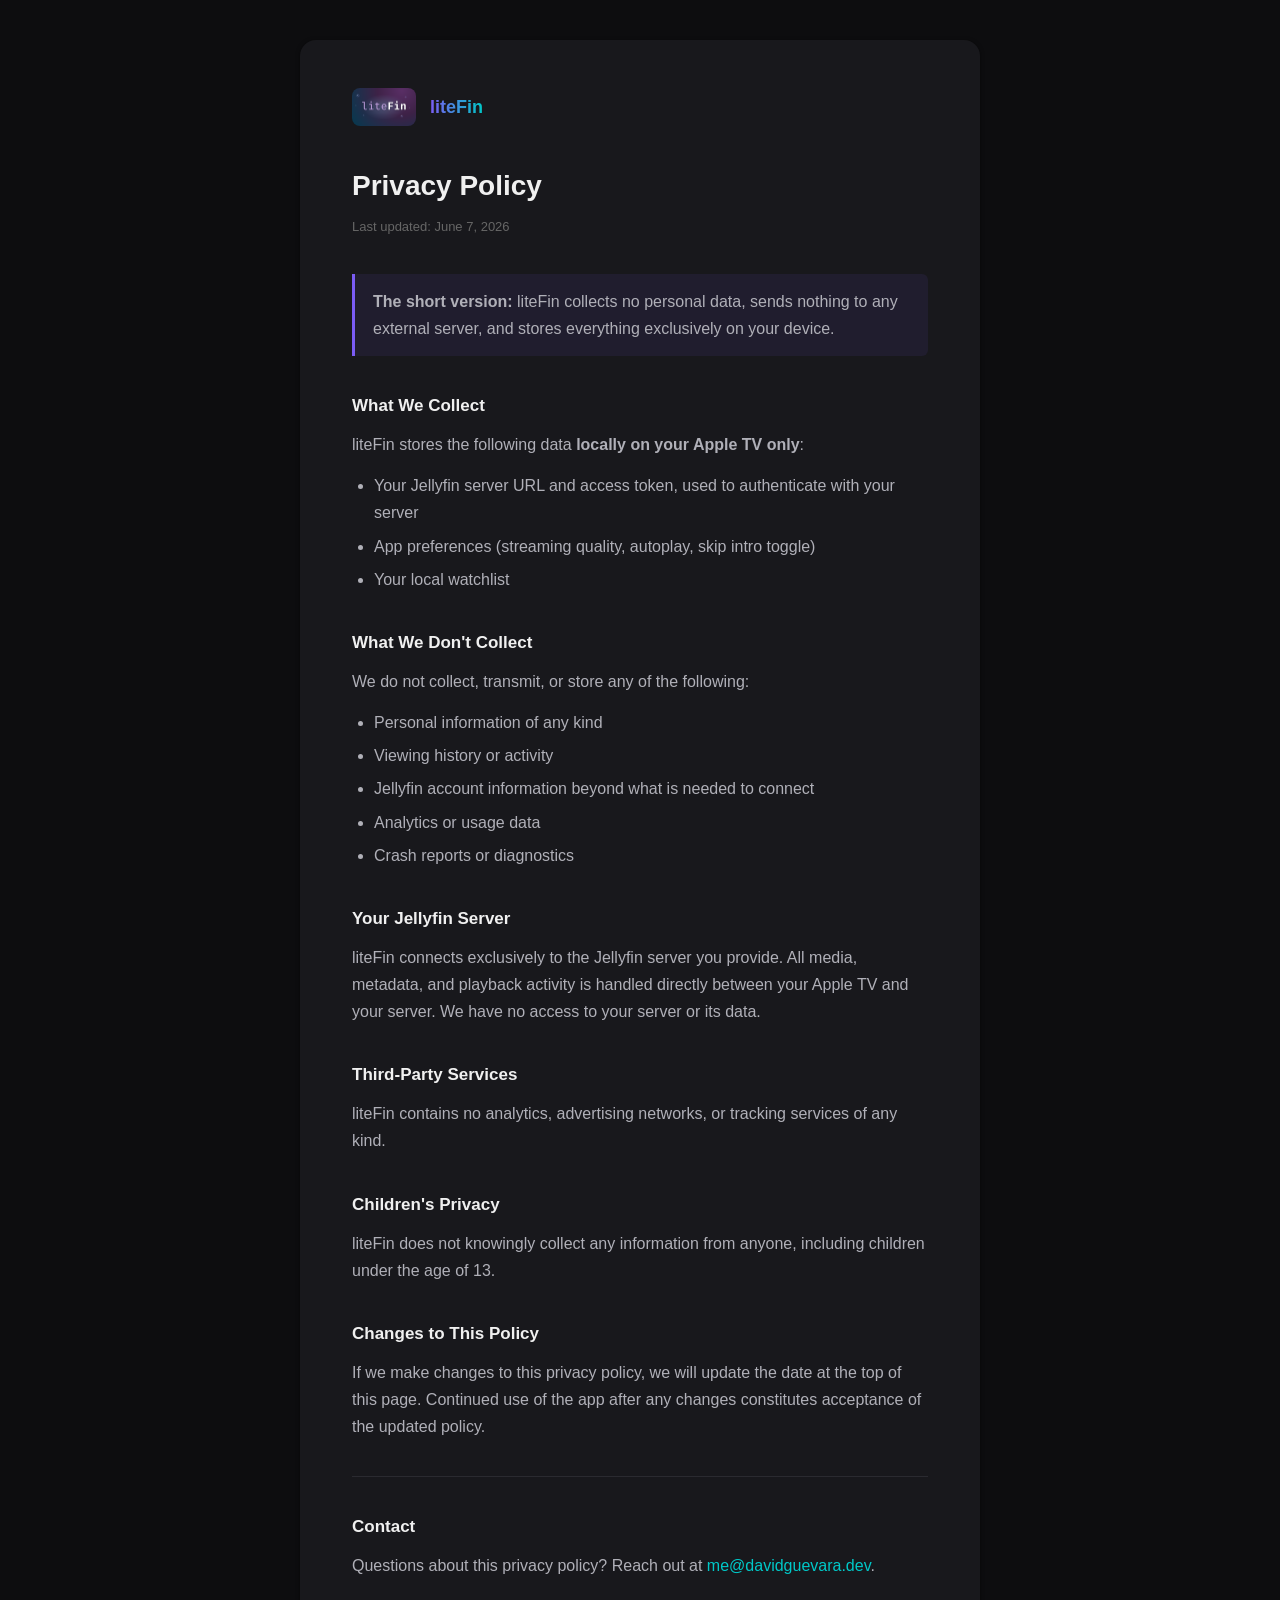
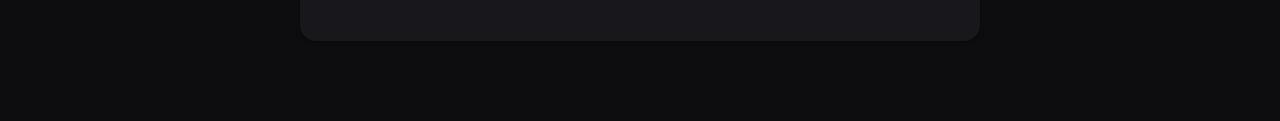
<file: litefin/privacy/index.html>
<!DOCTYPE html>
<html lang="en">
<head>
    <meta charset="UTF-8">
    <meta name="viewport" content="width=device-width, initial-scale=1.0">
    <title>liteFin — Privacy Policy</title>
    <style>
        *, ::before, ::after { box-sizing: border-box; margin: 0; padding: 0; }

        body {
            font-family: -apple-system, BlinkMacSystemFont, "Segoe UI", Roboto, sans-serif;
            font-size: 16px;
            line-height: 1.7;
            color: #e0e0e0;
            background: #0d0d0f;
            padding: 40px 20px 80px;
        }

        .container {
            max-width: 680px;
            margin: 0 auto;
            background: #18181c;
            border-radius: 16px;
            padding: 48px 52px;
            box-shadow: 0 1px 4px rgba(0, 0, 0, 0.5);
        }

        .logo {
            display: flex;
            align-items: center;
            gap: 14px;
            margin-bottom: 36px;
        }

        .logo-icon {
            width: 64px;
            height: 38px;
            border-radius: 8px;
            overflow: hidden;
            flex-shrink: 0;
        }

        .logo-icon img {
            width: 100%;
            height: 100%;
            object-fit: cover;
        }

        .logo-text {
            font-size: 18px;
            font-weight: 700;
            background: linear-gradient(90deg, #7B5CF5, #00C8C8);
            -webkit-background-clip: text;
            -webkit-text-fill-color: transparent;
            background-clip: text;
        }

        h1 {
            font-size: 28px;
            font-weight: 700;
            color: #f0f0f0;
            margin-bottom: 6px;
        }

        .last-updated {
            font-size: 13px;
            color: #666;
            margin-bottom: 36px;
        }

        h2 {
            font-size: 17px;
            font-weight: 700;
            color: #f0f0f0;
            margin-top: 36px;
            margin-bottom: 10px;
        }

        p { color: #b0b0b8; margin-bottom: 14px; }

        ul {
            padding-left: 22px;
            margin-bottom: 14px;
            color: #b0b0b8;
        }

        ul li { margin-bottom: 6px; }

        .highlight {
            background: rgba(123, 92, 245, 0.08);
            border-left: 3px solid #7B5CF5;
            border-radius: 0 6px 6px 0;
            padding: 14px 18px;
            margin: 24px 0;
            color: #b0b0b8;
        }

        a { color: #00C8C8; text-decoration: none; }
        a:hover { text-decoration: underline; }

        hr {
            border: none;
            border-top: 1px solid #2a2a30;
            margin: 36px 0;
        }

        @media (max-width: 600px) {
            .container { padding: 32px 24px; }
            h1 { font-size: 22px; }
        }
    </style>
</head>
<body>
    <div class="container">

        <div class="logo">
            <div class="logo-icon"><img src="icon.png" alt="liteFin icon"></div>
            <span class="logo-text">liteFin</span>
        </div>

        <h1>Privacy Policy</h1>
        <p class="last-updated">Last updated: June 7, 2026</p>

        <div class="highlight">
            <strong>The short version:</strong> liteFin collects no personal data, sends nothing to any external server, and stores everything exclusively on your device.
        </div>

        <h2>What We Collect</h2>
        <p>liteFin stores the following data <strong>locally on your Apple TV only</strong>:</p>
        <ul>
            <li>Your Jellyfin server URL and access token, used to authenticate with your server</li>
            <li>App preferences (streaming quality, autoplay, skip intro toggle)</li>
            <li>Your local watchlist</li>
        </ul>

        <h2>What We Don't Collect</h2>
        <p>We do not collect, transmit, or store any of the following:</p>
        <ul>
            <li>Personal information of any kind</li>
            <li>Viewing history or activity</li>
            <li>Jellyfin account information beyond what is needed to connect</li>
            <li>Analytics or usage data</li>
            <li>Crash reports or diagnostics</li>
        </ul>

        <h2>Your Jellyfin Server</h2>
        <p>liteFin connects exclusively to the Jellyfin server you provide. All media, metadata, and playback activity is handled directly between your Apple TV and your server. We have no access to your server or its data.</p>

        <h2>Third-Party Services</h2>
        <p>liteFin contains no analytics, advertising networks, or tracking services of any kind.</p>

        <h2>Children's Privacy</h2>
        <p>liteFin does not knowingly collect any information from anyone, including children under the age of 13.</p>

        <h2>Changes to This Policy</h2>
        <p>If we make changes to this privacy policy, we will update the date at the top of this page. Continued use of the app after any changes constitutes acceptance of the updated policy.</p>

        <hr>

        <h2>Contact</h2>
        <p>Questions about this privacy policy? Reach out at <a href="mailto:me@davidguevara.dev">me@davidguevara.dev</a>.</p>

    </div>
</body>
</html>
</file>
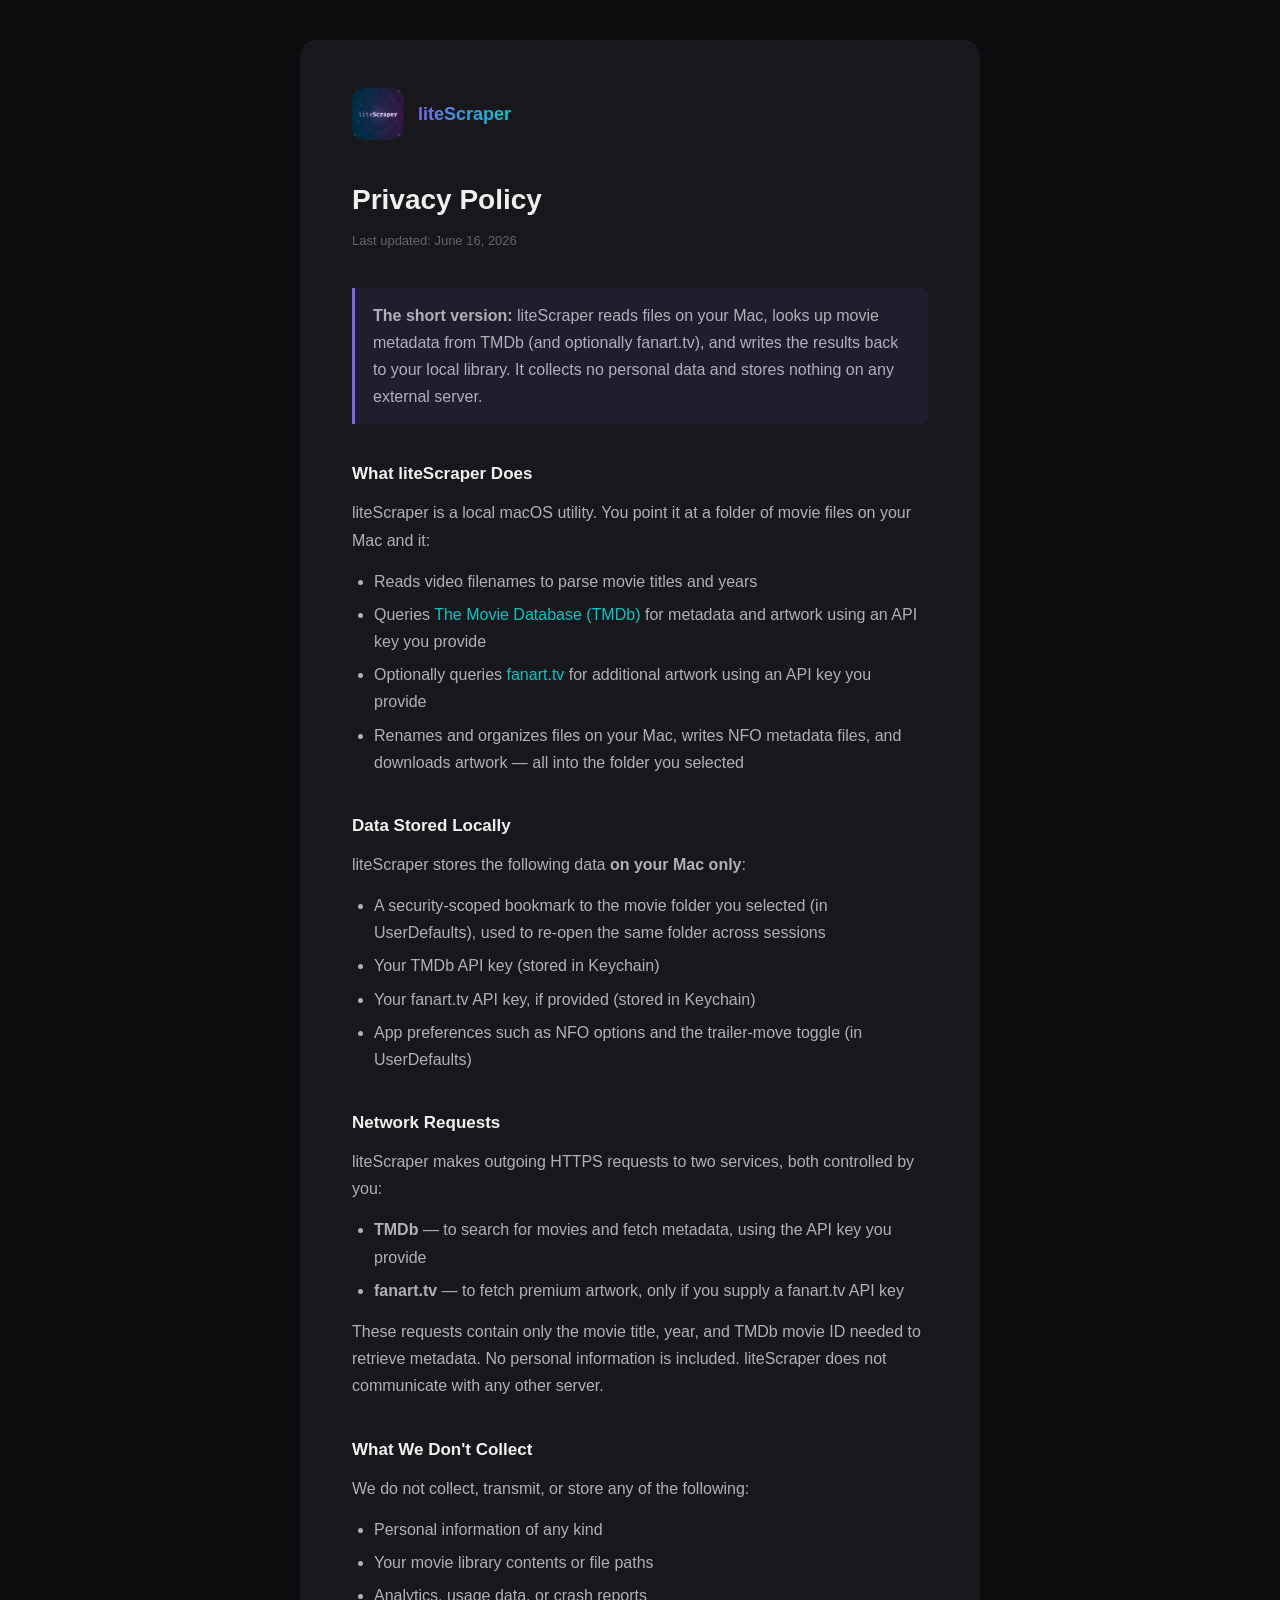
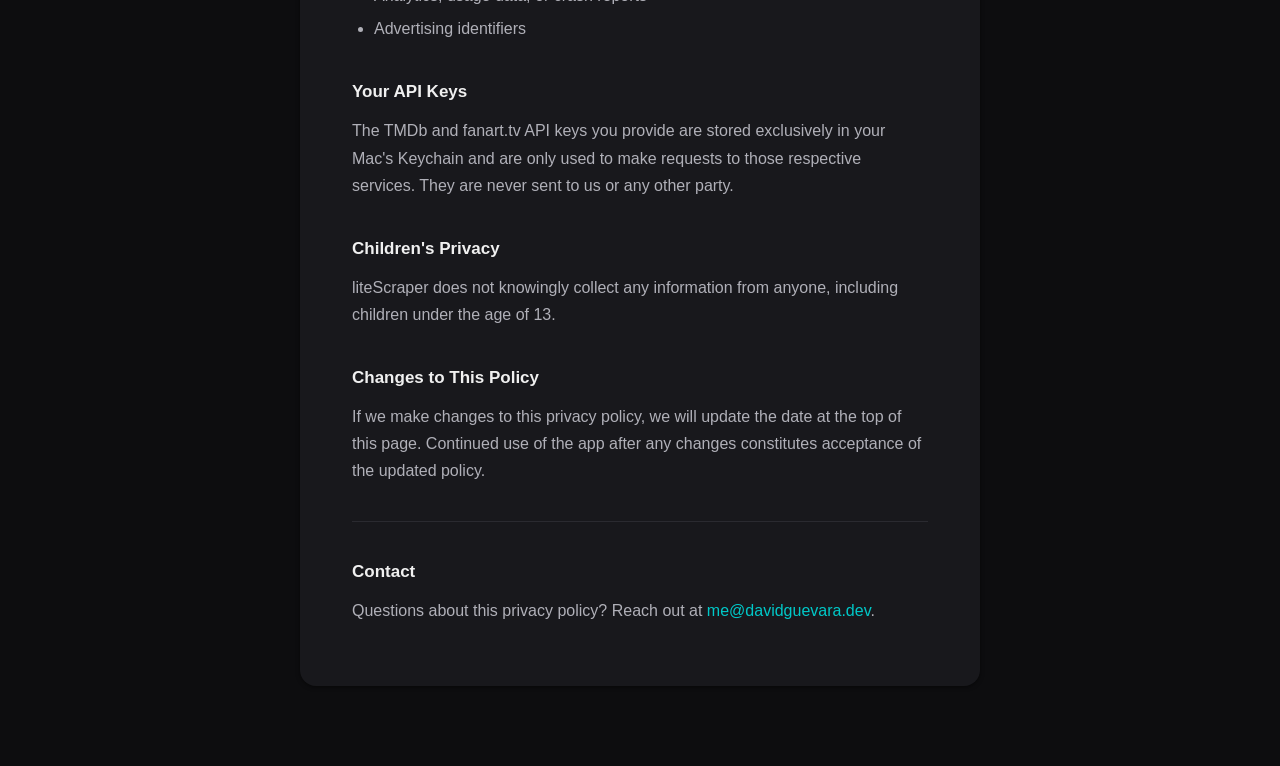
<file: litescraper/privacy/index.html>
<!DOCTYPE html>
<html lang="en">
<head>
    <meta charset="UTF-8">
    <meta name="viewport" content="width=device-width, initial-scale=1.0">
    <title>liteScraper — Privacy Policy</title>
    <link rel="icon" type="image/png" href="../icon.png">
    <style>
        *, ::before, ::after { box-sizing: border-box; margin: 0; padding: 0; }

        body {
            font-family: -apple-system, BlinkMacSystemFont, "Segoe UI", Roboto, sans-serif;
            font-size: 16px;
            line-height: 1.7;
            color: #e0e0e0;
            background: #0d0d0f;
            padding: 40px 20px 80px;
        }

        .container {
            max-width: 680px;
            margin: 0 auto;
            background: #18181c;
            border-radius: 16px;
            padding: 48px 52px;
            box-shadow: 0 1px 4px rgba(0, 0, 0, 0.5);
        }

        .logo {
            display: flex;
            align-items: center;
            gap: 14px;
            margin-bottom: 36px;
        }

        .logo img {
            width: 52px;
            height: 52px;
            border-radius: 12px;
        }

        .logo-text {
            font-size: 18px;
            font-weight: 700;
            background: linear-gradient(90deg, #7B68EE, #00C8C8);
            -webkit-background-clip: text;
            -webkit-text-fill-color: transparent;
            background-clip: text;
        }

        h1 {
            font-size: 28px;
            font-weight: 700;
            color: #f0f0f0;
            margin-bottom: 6px;
        }

        .last-updated {
            font-size: 13px;
            color: #666;
            margin-bottom: 36px;
        }

        h2 {
            font-size: 17px;
            font-weight: 700;
            color: #f0f0f0;
            margin-top: 36px;
            margin-bottom: 10px;
        }

        p { color: #b0b0b8; margin-bottom: 14px; }

        ul {
            padding-left: 22px;
            margin-bottom: 14px;
            color: #b0b0b8;
        }

        ul li { margin-bottom: 6px; }

        .highlight {
            background: rgba(123, 104, 238, 0.08);
            border-left: 3px solid #7B68EE;
            border-radius: 0 6px 6px 0;
            padding: 14px 18px;
            margin: 24px 0;
            color: #b0b0b8;
        }

        a { color: #00C8C8; text-decoration: none; }
        a:hover { text-decoration: underline; }

        hr {
            border: none;
            border-top: 1px solid #2a2a30;
            margin: 36px 0;
        }

        @media (max-width: 600px) {
            .container { padding: 32px 24px; }
            h1 { font-size: 22px; }
        }
    </style>
</head>
<body>
    <div class="container">

        <div class="logo">
            <img src="../icon.png" alt="liteScraper icon">
            <span class="logo-text">liteScraper</span>
        </div>

        <h1>Privacy Policy</h1>
        <p class="last-updated">Last updated: June 16, 2026</p>

        <div class="highlight">
            <strong>The short version:</strong> liteScraper reads files on your Mac, looks up movie metadata from TMDb (and optionally fanart.tv), and writes the results back to your local library. It collects no personal data and stores nothing on any external server.
        </div>

        <h2>What liteScraper Does</h2>
        <p>liteScraper is a local macOS utility. You point it at a folder of movie files on your Mac and it:</p>
        <ul>
            <li>Reads video filenames to parse movie titles and years</li>
            <li>Queries <a href="https://www.themoviedb.org" target="_blank">The Movie Database (TMDb)</a> for metadata and artwork using an API key you provide</li>
            <li>Optionally queries <a href="https://fanart.tv" target="_blank">fanart.tv</a> for additional artwork using an API key you provide</li>
            <li>Renames and organizes files on your Mac, writes NFO metadata files, and downloads artwork — all into the folder you selected</li>
        </ul>

        <h2>Data Stored Locally</h2>
        <p>liteScraper stores the following data <strong>on your Mac only</strong>:</p>
        <ul>
            <li>A security-scoped bookmark to the movie folder you selected (in UserDefaults), used to re-open the same folder across sessions</li>
            <li>Your TMDb API key (stored in Keychain)</li>
            <li>Your fanart.tv API key, if provided (stored in Keychain)</li>
            <li>App preferences such as NFO options and the trailer-move toggle (in UserDefaults)</li>
        </ul>

        <h2>Network Requests</h2>
        <p>liteScraper makes outgoing HTTPS requests to two services, both controlled by you:</p>
        <ul>
            <li><strong>TMDb</strong> — to search for movies and fetch metadata, using the API key you provide</li>
            <li><strong>fanart.tv</strong> — to fetch premium artwork, only if you supply a fanart.tv API key</li>
        </ul>
        <p>These requests contain only the movie title, year, and TMDb movie ID needed to retrieve metadata. No personal information is included. liteScraper does not communicate with any other server.</p>

        <h2>What We Don't Collect</h2>
        <p>We do not collect, transmit, or store any of the following:</p>
        <ul>
            <li>Personal information of any kind</li>
            <li>Your movie library contents or file paths</li>
            <li>Analytics, usage data, or crash reports</li>
            <li>Advertising identifiers</li>
        </ul>

        <h2>Your API Keys</h2>
        <p>The TMDb and fanart.tv API keys you provide are stored exclusively in your Mac's Keychain and are only used to make requests to those respective services. They are never sent to us or any other party.</p>

        <h2>Children's Privacy</h2>
        <p>liteScraper does not knowingly collect any information from anyone, including children under the age of 13.</p>

        <h2>Changes to This Policy</h2>
        <p>If we make changes to this privacy policy, we will update the date at the top of this page. Continued use of the app after any changes constitutes acceptance of the updated policy.</p>

        <hr>

        <h2>Contact</h2>
        <p>Questions about this privacy policy? Reach out at <a href="mailto:me@davidguevara.dev">me@davidguevara.dev</a>.</p>

    </div>
</body>
</html>
</file>
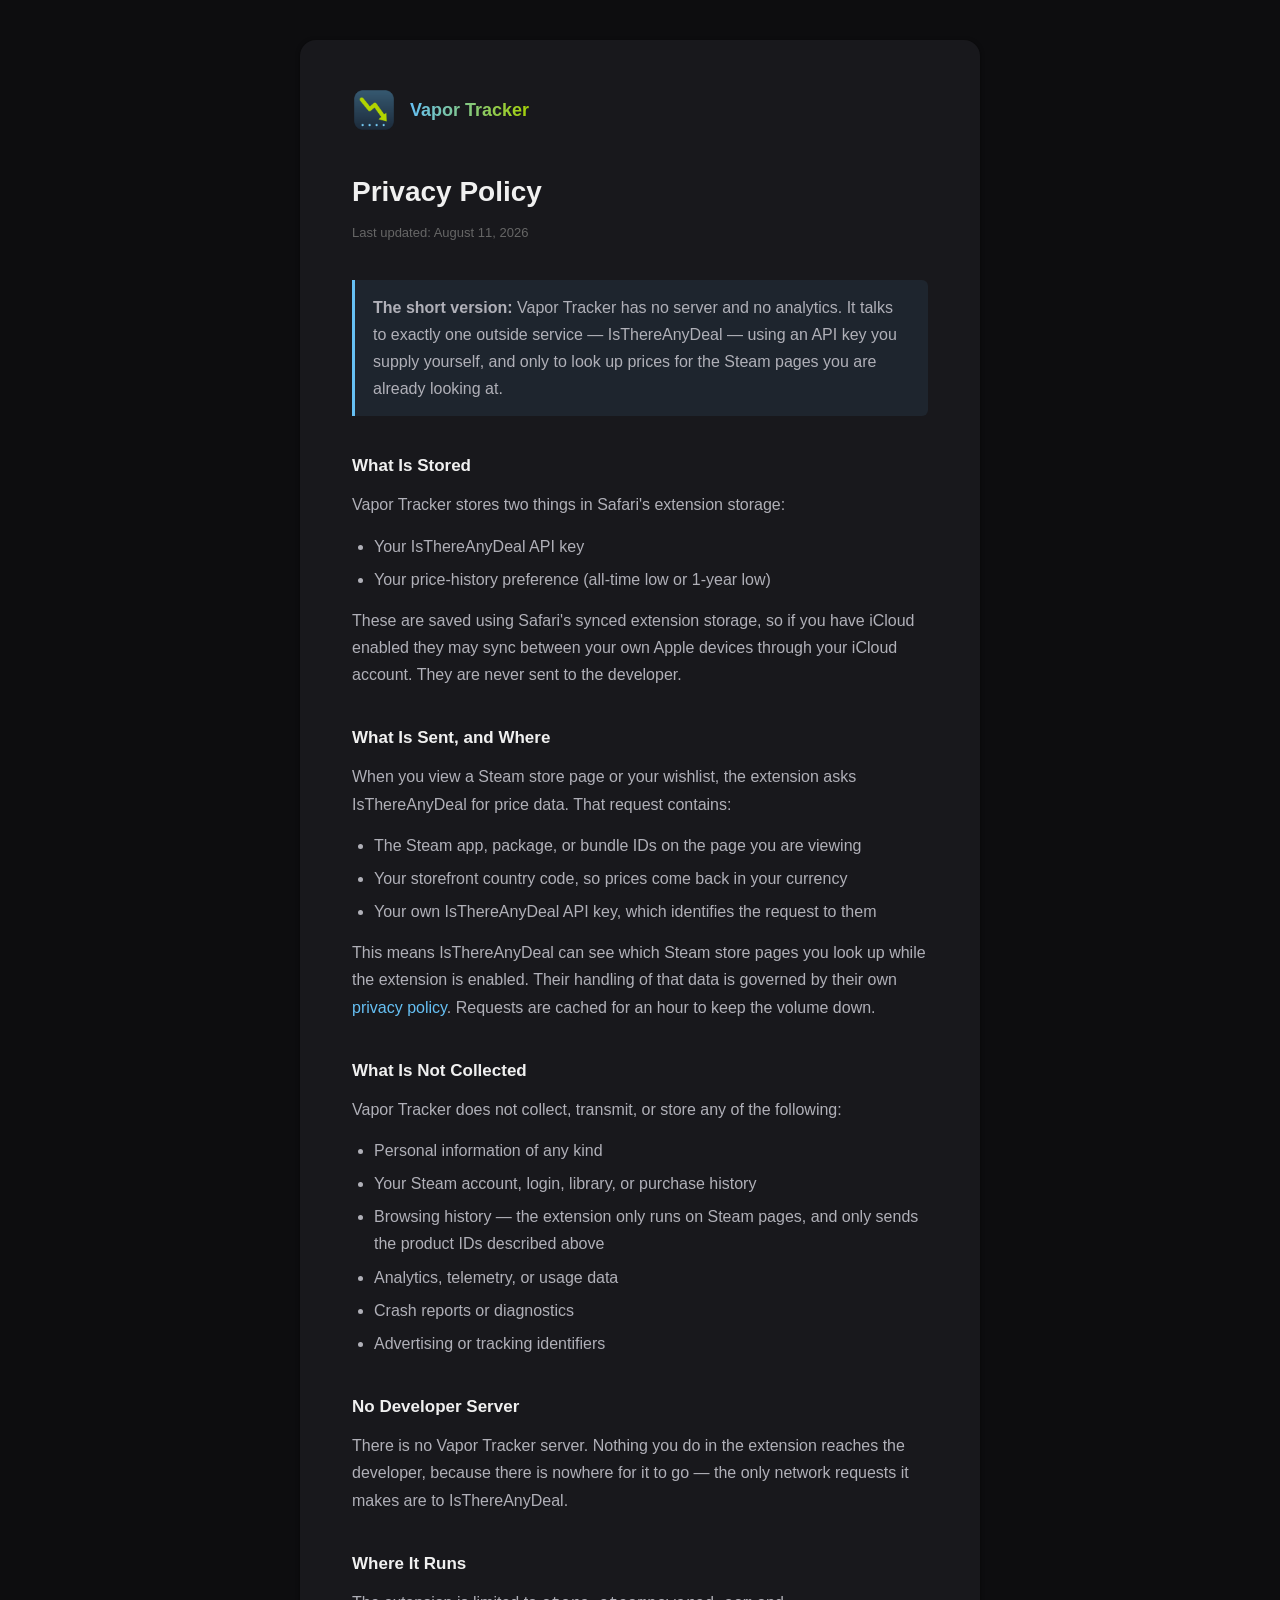
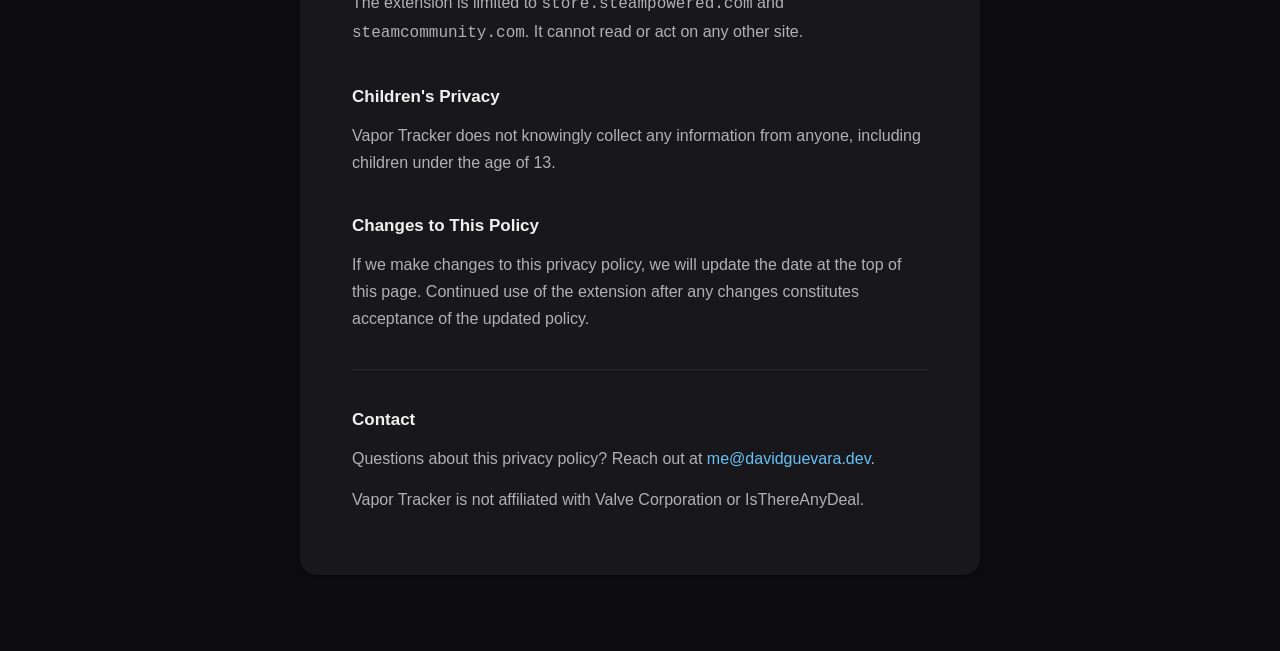
<file: vaportracker/privacy/index.html>
<!DOCTYPE html>
<html lang="en">
<head>
    <meta charset="UTF-8">
    <meta name="viewport" content="width=device-width, initial-scale=1.0">
    <title>Vapor Tracker — Privacy Policy</title>
    <style>
        *, ::before, ::after { box-sizing: border-box; margin: 0; padding: 0; }

        body {
            font-family: -apple-system, BlinkMacSystemFont, "Segoe UI", Roboto, sans-serif;
            font-size: 16px;
            line-height: 1.7;
            color: #e0e0e0;
            background: #0d0d0f;
            padding: 40px 20px 80px;
        }

        .container {
            max-width: 680px;
            margin: 0 auto;
            background: #18181c;
            border-radius: 16px;
            padding: 48px 52px;
            box-shadow: 0 1px 4px rgba(0, 0, 0, 0.5);
        }

        .logo {
            display: flex;
            align-items: center;
            gap: 14px;
            margin-bottom: 36px;
        }

        .logo-icon {
            width: 44px;
            height: 44px;
            border-radius: 10px;
            overflow: hidden;
            flex-shrink: 0;
        }

        .logo-icon img {
            width: 100%;
            height: 100%;
            object-fit: cover;
        }

        .logo-text {
            font-size: 18px;
            font-weight: 700;
            background: linear-gradient(90deg, #66C0F4, #A4D007);
            -webkit-background-clip: text;
            -webkit-text-fill-color: transparent;
            background-clip: text;
        }

        h1 {
            font-size: 28px;
            font-weight: 700;
            color: #f0f0f0;
            margin-bottom: 6px;
        }

        .last-updated {
            font-size: 13px;
            color: #666;
            margin-bottom: 36px;
        }

        h2 {
            font-size: 17px;
            font-weight: 700;
            color: #f0f0f0;
            margin-top: 36px;
            margin-bottom: 10px;
        }

        p { color: #b0b0b8; margin-bottom: 14px; }

        ul {
            padding-left: 22px;
            margin-bottom: 14px;
            color: #b0b0b8;
        }

        ul li { margin-bottom: 6px; }

        .highlight {
            background: rgba(102, 192, 244, 0.08);
            border-left: 3px solid #66C0F4;
            border-radius: 0 6px 6px 0;
            padding: 14px 18px;
            margin: 24px 0;
            color: #b0b0b8;
        }

        a { color: #66C0F4; text-decoration: none; }
        a:hover { text-decoration: underline; }

        hr {
            border: none;
            border-top: 1px solid #2a2a30;
            margin: 36px 0;
        }

        @media (max-width: 600px) {
            .container { padding: 32px 24px; }
            h1 { font-size: 22px; }
        }
    </style>
</head>
<body>
    <div class="container">

        <div class="logo">
            <div class="logo-icon"><img src="icon.png" alt="Vapor Tracker icon"></div>
            <span class="logo-text">Vapor Tracker</span>
        </div>

        <h1>Privacy Policy</h1>
        <p class="last-updated">Last updated: August 11, 2026</p>

        <div class="highlight">
            <strong>The short version:</strong> Vapor Tracker has no server and no analytics. It talks to exactly one outside service — IsThereAnyDeal — using an API key you supply yourself, and only to look up prices for the Steam pages you are already looking at.
        </div>

        <h2>What Is Stored</h2>
        <p>Vapor Tracker stores two things in Safari's extension storage:</p>
        <ul>
            <li>Your IsThereAnyDeal API key</li>
            <li>Your price-history preference (all-time low or 1-year low)</li>
        </ul>
        <p>These are saved using Safari's synced extension storage, so if you have iCloud enabled they may sync between your own Apple devices through your iCloud account. They are never sent to the developer.</p>

        <h2>What Is Sent, and Where</h2>
        <p>When you view a Steam store page or your wishlist, the extension asks IsThereAnyDeal for price data. That request contains:</p>
        <ul>
            <li>The Steam app, package, or bundle IDs on the page you are viewing</li>
            <li>Your storefront country code, so prices come back in your currency</li>
            <li>Your own IsThereAnyDeal API key, which identifies the request to them</li>
        </ul>
        <p>This means IsThereAnyDeal can see which Steam store pages you look up while the extension is enabled. Their handling of that data is governed by their own <a href="https://isthereanydeal.com/privacy/" target="_blank" rel="noopener">privacy policy</a>. Requests are cached for an hour to keep the volume down.</p>

        <h2>What Is Not Collected</h2>
        <p>Vapor Tracker does not collect, transmit, or store any of the following:</p>
        <ul>
            <li>Personal information of any kind</li>
            <li>Your Steam account, login, library, or purchase history</li>
            <li>Browsing history — the extension only runs on Steam pages, and only sends the product IDs described above</li>
            <li>Analytics, telemetry, or usage data</li>
            <li>Crash reports or diagnostics</li>
            <li>Advertising or tracking identifiers</li>
        </ul>

        <h2>No Developer Server</h2>
        <p>There is no Vapor Tracker server. Nothing you do in the extension reaches the developer, because there is nowhere for it to go — the only network requests it makes are to IsThereAnyDeal.</p>

        <h2>Where It Runs</h2>
        <p>The extension is limited to <code>store.steampowered.com</code> and <code>steamcommunity.com</code>. It cannot read or act on any other site.</p>

        <h2>Children's Privacy</h2>
        <p>Vapor Tracker does not knowingly collect any information from anyone, including children under the age of 13.</p>

        <h2>Changes to This Policy</h2>
        <p>If we make changes to this privacy policy, we will update the date at the top of this page. Continued use of the extension after any changes constitutes acceptance of the updated policy.</p>

        <hr>

        <h2>Contact</h2>
        <p>Questions about this privacy policy? Reach out at <a href="mailto:me@davidguevara.dev">me@davidguevara.dev</a>.</p>

        <p>Vapor Tracker is not affiliated with Valve Corporation or IsThereAnyDeal.</p>

    </div>
</body>
</html>
</file>
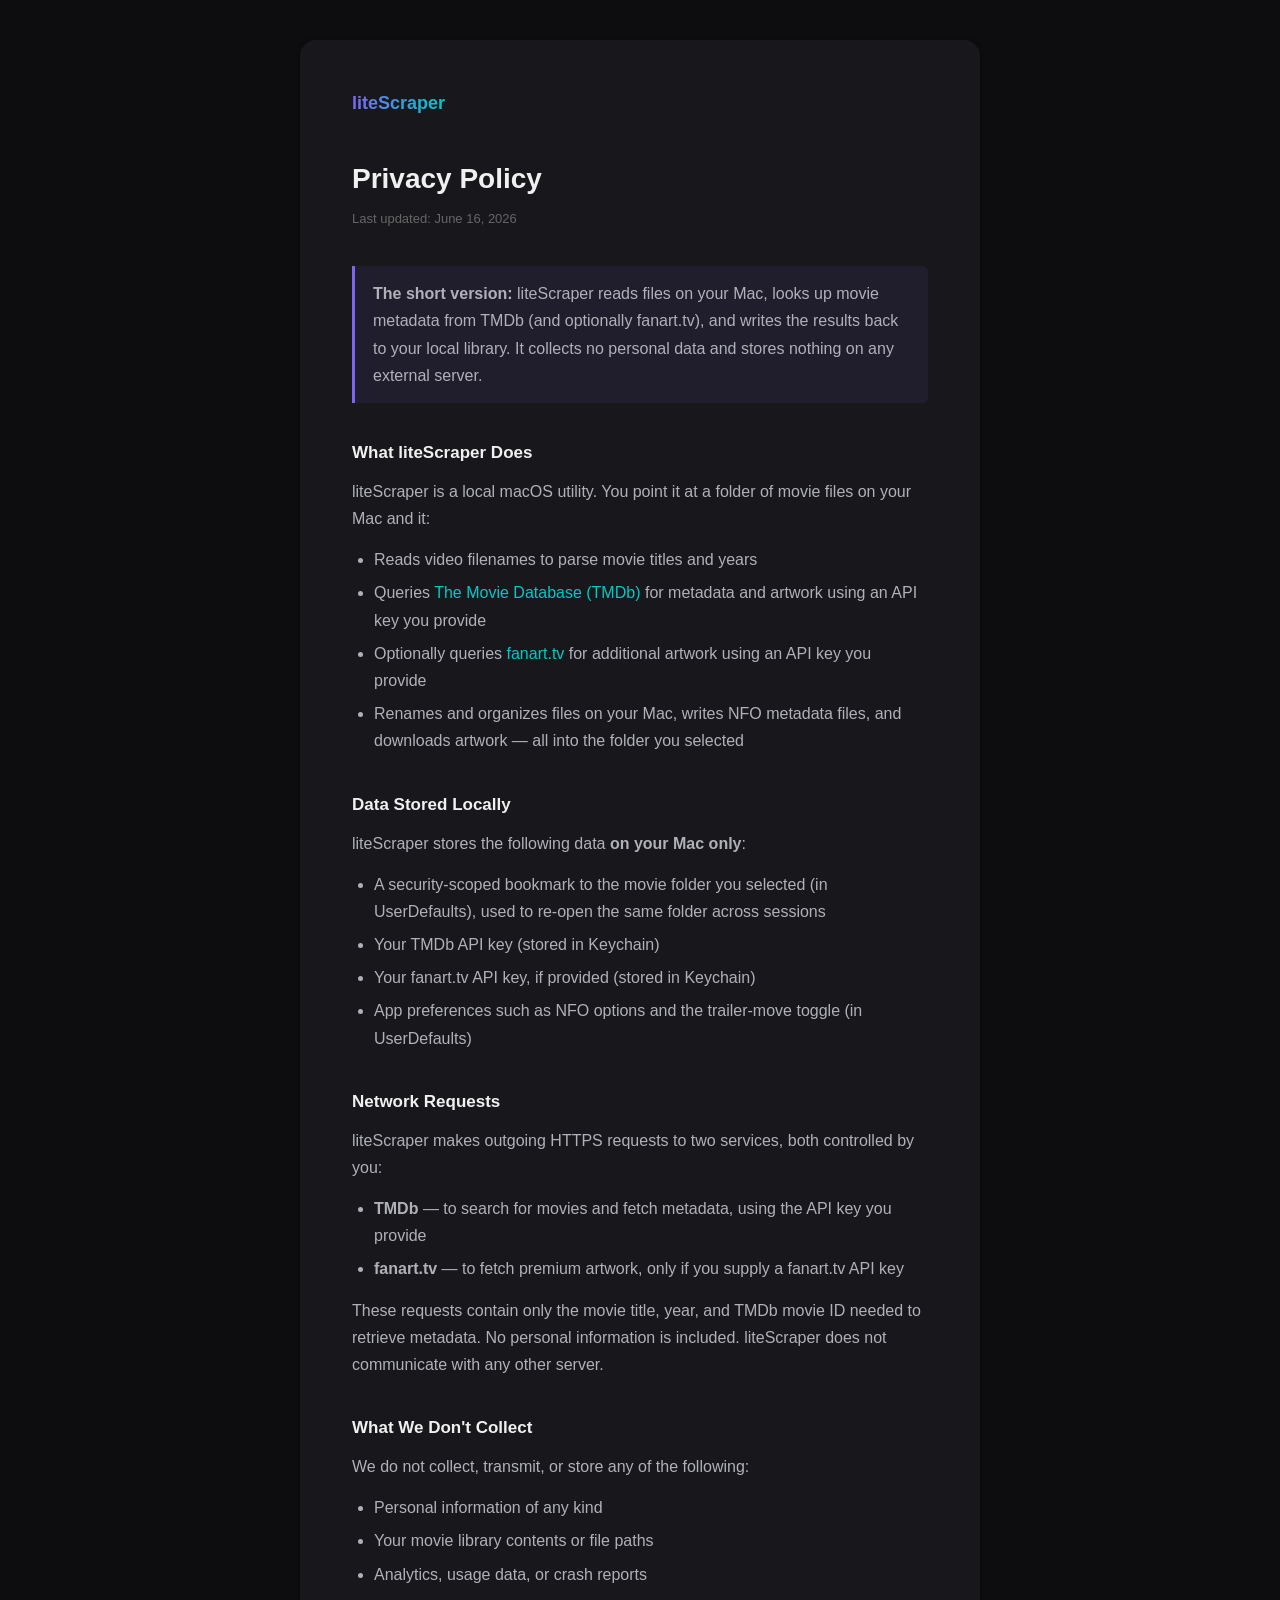
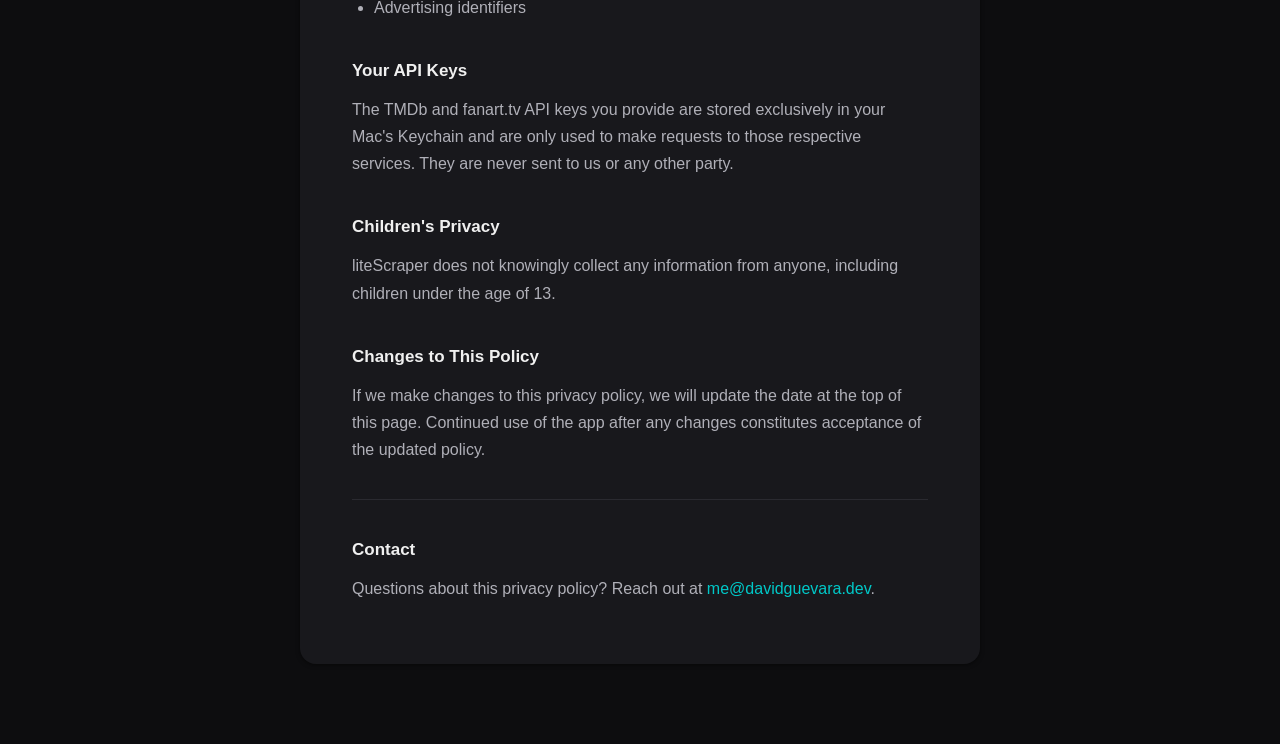
<file: litescraper/privacy.html>
<!DOCTYPE html>
<html lang="en">
<head>
    <meta charset="UTF-8">
    <meta name="viewport" content="width=device-width, initial-scale=1.0">
    <title>liteScraper — Privacy Policy</title>
    <style>
        *, ::before, ::after { box-sizing: border-box; margin: 0; padding: 0; }

        body {
            font-family: -apple-system, BlinkMacSystemFont, "Segoe UI", Roboto, sans-serif;
            font-size: 16px;
            line-height: 1.7;
            color: #e0e0e0;
            background: #0d0d0f;
            padding: 40px 20px 80px;
        }

        .container {
            max-width: 680px;
            margin: 0 auto;
            background: #18181c;
            border-radius: 16px;
            padding: 48px 52px;
            box-shadow: 0 1px 4px rgba(0, 0, 0, 0.5);
        }

        .logo {
            display: flex;
            align-items: center;
            gap: 14px;
            margin-bottom: 36px;
        }

        .logo-text {
            font-size: 18px;
            font-weight: 700;
            background: linear-gradient(90deg, #7B68EE, #00C8C8);
            -webkit-background-clip: text;
            -webkit-text-fill-color: transparent;
            background-clip: text;
        }

        h1 {
            font-size: 28px;
            font-weight: 700;
            color: #f0f0f0;
            margin-bottom: 6px;
        }

        .last-updated {
            font-size: 13px;
            color: #666;
            margin-bottom: 36px;
        }

        h2 {
            font-size: 17px;
            font-weight: 700;
            color: #f0f0f0;
            margin-top: 36px;
            margin-bottom: 10px;
        }

        p { color: #b0b0b8; margin-bottom: 14px; }

        ul {
            padding-left: 22px;
            margin-bottom: 14px;
            color: #b0b0b8;
        }

        ul li { margin-bottom: 6px; }

        .highlight {
            background: rgba(123, 104, 238, 0.08);
            border-left: 3px solid #7B68EE;
            border-radius: 0 6px 6px 0;
            padding: 14px 18px;
            margin: 24px 0;
            color: #b0b0b8;
        }

        a { color: #00C8C8; text-decoration: none; }
        a:hover { text-decoration: underline; }

        hr {
            border: none;
            border-top: 1px solid #2a2a30;
            margin: 36px 0;
        }

        @media (max-width: 600px) {
            .container { padding: 32px 24px; }
            h1 { font-size: 22px; }
        }
    </style>
</head>
<body>
    <div class="container">

        <div class="logo">
            <span class="logo-text">liteScraper</span>
        </div>

        <h1>Privacy Policy</h1>
        <p class="last-updated">Last updated: June 16, 2026</p>

        <div class="highlight">
            <strong>The short version:</strong> liteScraper reads files on your Mac, looks up movie metadata from TMDb (and optionally fanart.tv), and writes the results back to your local library. It collects no personal data and stores nothing on any external server.
        </div>

        <h2>What liteScraper Does</h2>
        <p>liteScraper is a local macOS utility. You point it at a folder of movie files on your Mac and it:</p>
        <ul>
            <li>Reads video filenames to parse movie titles and years</li>
            <li>Queries <a href="https://www.themoviedb.org" target="_blank">The Movie Database (TMDb)</a> for metadata and artwork using an API key you provide</li>
            <li>Optionally queries <a href="https://fanart.tv" target="_blank">fanart.tv</a> for additional artwork using an API key you provide</li>
            <li>Renames and organizes files on your Mac, writes NFO metadata files, and downloads artwork — all into the folder you selected</li>
        </ul>

        <h2>Data Stored Locally</h2>
        <p>liteScraper stores the following data <strong>on your Mac only</strong>:</p>
        <ul>
            <li>A security-scoped bookmark to the movie folder you selected (in UserDefaults), used to re-open the same folder across sessions</li>
            <li>Your TMDb API key (stored in Keychain)</li>
            <li>Your fanart.tv API key, if provided (stored in Keychain)</li>
            <li>App preferences such as NFO options and the trailer-move toggle (in UserDefaults)</li>
        </ul>

        <h2>Network Requests</h2>
        <p>liteScraper makes outgoing HTTPS requests to two services, both controlled by you:</p>
        <ul>
            <li><strong>TMDb</strong> — to search for movies and fetch metadata, using the API key you provide</li>
            <li><strong>fanart.tv</strong> — to fetch premium artwork, only if you supply a fanart.tv API key</li>
        </ul>
        <p>These requests contain only the movie title, year, and TMDb movie ID needed to retrieve metadata. No personal information is included. liteScraper does not communicate with any other server.</p>

        <h2>What We Don't Collect</h2>
        <p>We do not collect, transmit, or store any of the following:</p>
        <ul>
            <li>Personal information of any kind</li>
            <li>Your movie library contents or file paths</li>
            <li>Analytics, usage data, or crash reports</li>
            <li>Advertising identifiers</li>
        </ul>

        <h2>Your API Keys</h2>
        <p>The TMDb and fanart.tv API keys you provide are stored exclusively in your Mac's Keychain and are only used to make requests to those respective services. They are never sent to us or any other party.</p>

        <h2>Children's Privacy</h2>
        <p>liteScraper does not knowingly collect any information from anyone, including children under the age of 13.</p>

        <h2>Changes to This Policy</h2>
        <p>If we make changes to this privacy policy, we will update the date at the top of this page. Continued use of the app after any changes constitutes acceptance of the updated policy.</p>

        <hr>

        <h2>Contact</h2>
        <p>Questions about this privacy policy? Reach out at <a href="mailto:me@davidguevara.dev">me@davidguevara.dev</a>.</p>

    </div>
</body>
</html>
</file>
<file: css/style.css>
/* ============ The Living Test Suite — davidguevara.dev v2 ============ */

@font-face {
  font-family: "Fira Code";
  src: url("../fonts/FiraCode-VF.woff2") format("woff2-variations");
  font-weight: 300 700;
  font-display: swap;
}

:root {
  --bg: #101216;
  --bg-raised: #171A21;
  --line: #262B35;
  --fg: #E8E3D8;
  --muted: #7A828E;
  --pass: #6BD98E;
  --pend: #E3B341;
  --fail: #F47067;
  --cmd: #56D4DD;
  --mono: "Fira Code", ui-monospace, "SF Mono", Menlo, monospace;
  --sans: -apple-system, BlinkMacSystemFont, "Segoe UI", Roboto, sans-serif;
}

* {
  margin: 0;
  padding: 0;
  box-sizing: border-box;
}

html {
  scroll-behavior: smooth;
}

body {
  background: var(--bg);
  color: var(--fg);
  font-family: var(--sans);
  font-size: 1.05rem;
  line-height: 1.65;
  -webkit-font-smoothing: antialiased;
}

.mono {
  font-family: var(--mono);
}

a {
  color: var(--cmd);
}

:focus-visible {
  outline: 2px solid var(--cmd);
  outline-offset: 3px;
  border-radius: 2px;
}

main {
  max-width: 880px;
  margin: 0 auto;
  padding: 0 24px;
}

/* ---------- status bar ---------- */

.statusbar {
  position: fixed;
  top: 0;
  left: 0;
  right: 0;
  height: 44px;
  background: color-mix(in srgb, var(--bg-raised) 88%, transparent);
  backdrop-filter: blur(8px);
  border-bottom: 1px solid var(--line);
  z-index: 10;
}

.statusbar-inner {
  max-width: 880px;
  margin: 0 auto;
  padding: 0 24px;
  height: 100%;
  display: flex;
  align-items: center;
  justify-content: space-between;
}

.statusbar-run {
  display: flex;
  align-items: center;
  gap: 10px;
}

.statusbar-host {
  font-family: var(--mono);
  font-size: 0.82rem;
  color: var(--muted);
}

.statusbar-count {
  font-size: 0.82rem;
  color: var(--muted);
  font-variant-numeric: tabular-nums;
  transition: color 0.4s;
}

.statusbar-count.all-pass {
  color: var(--pass);
}

/* ---------- badges ---------- */

.badge {
  font-family: var(--mono);
  font-size: 0.68rem;
  font-weight: 600;
  letter-spacing: 0.08em;
  padding: 3px 8px;
  border-radius: 3px;
  transition: background 0.3s, color 0.3s;
}

.badge-run {
  background: color-mix(in srgb, var(--pend) 18%, transparent);
  color: var(--pend);
}

.badge-pass {
  background: color-mix(in srgb, var(--pass) 18%, transparent);
  color: var(--pass);
}

/* ---------- hero ---------- */

.hero {
  min-height: 88vh;
  display: flex;
  flex-direction: column;
  justify-content: center;
  padding-top: 88px;
  padding-bottom: 48px;
}

.boot {
  font-size: 0.9rem;
  color: var(--muted);
  margin-bottom: 36px;
}

.boot-line {
  display: flex;
  align-items: center;
  gap: 10px;
  margin-bottom: 8px;
  opacity: 0;
  animation: boot-in 0.05s forwards;
}

.boot-line:nth-child(1) { animation-delay: 0.15s; }
.boot-line:nth-child(2) { animation-delay: 0.7s; }

.prompt {
  color: var(--cmd);
}

@keyframes boot-in {
  to { opacity: 1; }
}

.thesis {
  font-family: var(--mono);
  font-weight: 700;
  font-size: clamp(2rem, 6.5vw, 4.4rem);
  letter-spacing: -0.02em;
  line-height: 1.15;
  display: flex;
  flex-direction: column;
  gap: 0.1em;
}

.thesis-line {
  opacity: 0;
  transform: translateY(14px);
  animation: rise-in 0.5s cubic-bezier(0.2, 0.7, 0.3, 1) forwards;
}

.thesis-line:nth-child(1) { animation-delay: 1.1s; }
.thesis-line:nth-child(2) { animation-delay: 1.35s; }

.thesis em {
  font-style: normal;
}

.thesis .ship { color: var(--pass); }
.thesis .break { color: var(--pend); }

@keyframes rise-in {
  to {
    opacity: 1;
    transform: none;
  }
}

.subline {
  color: var(--muted);
  max-width: 620px;
  margin-top: 28px;
  opacity: 0;
  animation: rise-in 0.5s 1.6s forwards;
}

.hero-ctas {
  display: flex;
  flex-wrap: wrap;
  gap: 12px;
  margin-top: 36px;
  opacity: 0;
  animation: rise-in 0.5s 1.75s forwards;
}

/* ---------- buttons ---------- */

.btn {
  display: inline-block;
  font-size: 0.88rem;
  font-weight: 500;
  color: var(--cmd);
  text-decoration: none;
  padding: 10px 18px;
  border: 1px solid color-mix(in srgb, var(--cmd) 45%, transparent);
  border-radius: 5px;
  transition: background 0.2s, border-color 0.2s;
}

.btn::before { content: "[ "; color: var(--muted); }
.btn::after { content: " ]"; color: var(--muted); }

.btn:hover {
  background: color-mix(in srgb, var(--cmd) 10%, transparent);
  border-color: var(--cmd);
}

.btn-solid {
  background: var(--cmd);
  color: var(--bg);
  border-color: var(--cmd);
}

.btn-solid::before,
.btn-solid::after {
  color: color-mix(in srgb, var(--bg) 55%, transparent);
}

.btn-solid:hover {
  background: color-mix(in srgb, var(--cmd) 85%, white);
}

.btn-sm {
  padding: 7px 13px;
  font-size: 0.8rem;
}

/* ---------- spec sections ---------- */

.spec {
  padding: 72px 0;
  border-top: 1px solid var(--line);
}

.spec-header {
  display: flex;
  align-items: center;
  justify-content: space-between;
  margin-bottom: 28px;
}

.spec-name {
  font-size: 1.05rem;
  font-weight: 600;
  color: var(--fg);
}

.spec-name::before {
  content: "▸ ";
  color: var(--muted);
}

.describe {
  font-size: 0.88rem;
  color: var(--cmd);
  margin-bottom: 14px;
  display: flex;
  flex-wrap: wrap;
  align-items: baseline;
  gap: 4px 14px;
}

.describe-meta {
  font-size: 0.76rem;
  color: var(--muted);
}

.describe-block {
  margin-bottom: 40px;
}

.describe-block:last-child {
  margin-bottom: 0;
}

/* ---------- assertions ---------- */

.assertions {
  list-style: none;
}

.assertion {
  display: flex;
  gap: 14px;
  padding: 7px 0;
  color: var(--muted);
  transition: color 0.45s;
}

.assertion.passed {
  color: var(--fg);
}

.tick {
  flex-shrink: 0;
  width: 1.1em;
  font-family: var(--mono);
  line-height: 1.65;
}

.tick::before {
  content: "○";
  color: var(--muted);
}

.assertion.passed .tick::before {
  content: "✓";
  color: var(--pass);
  display: inline-block;
  animation: tick-pop 0.18s cubic-bezier(0.3, 1.6, 0.5, 1);
}

@keyframes tick-pop {
  from { transform: scale(0.4); }
  to { transform: scale(1); }
}

.assertion-text {
  font-size: 0.98rem;
}

/* ---------- project cards ---------- */

.project-cards {
  display: grid;
  grid-template-columns: repeat(auto-fit, minmax(250px, 1fr));
  gap: 18px;
}

.project-card {
  display: flex;
  flex-direction: column;
  align-items: flex-start;
  gap: 12px;
  background: var(--bg-raised);
  border: 1px solid var(--line);
  border-radius: 8px;
  padding: 24px;
  transition: border-color 0.45s, color 0.45s;
}

.project-card.passed {
  border-color: color-mix(in srgb, var(--pass) 30%, var(--line));
}

.project-status {
  display: flex;
  gap: 8px;
  font-size: 0.78rem;
  color: var(--muted);
}

.project-card.passed .project-status {
  color: var(--pass);
}

.project-title {
  font-size: 1.2rem;
  font-weight: 600;
}

.project-desc {
  font-size: 0.92rem;
  color: var(--muted);
  flex-grow: 1;
}

.project-card.passed .project-desc {
  color: color-mix(in srgb, var(--fg) 78%, var(--muted));
}

.project-tags {
  display: flex;
  flex-wrap: wrap;
  gap: 6px;
}

.tag {
  font-size: 0.68rem;
  color: var(--muted);
  border: 1px solid var(--line);
  border-radius: 3px;
  padding: 2px 7px;
}

/* ---------- coverage ---------- */

.coverage {
  display: flex;
  flex-direction: column;
}

.coverage-row {
  display: grid;
  grid-template-columns: 140px 1fr;
  gap: 16px;
  padding: 12px 0;
  border-bottom: 1px dashed var(--line);
}

.coverage-row:last-child {
  border-bottom: none;
}

.coverage dt {
  font-size: 0.85rem;
  color: var(--cmd);
}

.coverage dd {
  font-size: 0.92rem;
  color: var(--muted);
}

/* ---------- fail block + summary ---------- */

.fail-block {
  background: color-mix(in srgb, var(--fail) 7%, var(--bg-raised));
  border: 1px solid color-mix(in srgb, var(--fail) 30%, var(--line));
  border-radius: 8px;
  padding: 20px 24px;
  font-size: 0.88rem;
  margin-bottom: 28px;
}

.fail-line {
  color: var(--fail);
  font-weight: 600;
  margin-bottom: 8px;
}

.cross {
  margin-right: 6px;
}

.fail-detail {
  color: var(--muted);
  padding-left: 26px;
}

.summary {
  font-size: 0.92rem;
  padding: 20px 0;
  margin-bottom: 40px;
  border-bottom: 1px solid var(--line);
}

.summary-label {
  display: inline-block;
  width: 70px;
  color: var(--muted);
}

#summary-passed {
  color: var(--pass);
  font-weight: 600;
}

.known-issue {
  color: var(--fail);
}

/* ---------- contact ---------- */

.contact-title {
  font-size: 1.4rem;
  font-weight: 600;
  margin-bottom: 12px;
}

.contact-text {
  color: var(--muted);
  max-width: 560px;
  margin-bottom: 28px;
}

.contact-links {
  display: flex;
  flex-wrap: wrap;
  gap: 12px;
}

/* ---------- footer ---------- */

.footer {
  border-top: 1px solid var(--line);
  padding: 32px 24px 48px;
  text-align: center;
  font-size: 0.78rem;
  color: var(--muted);
}

/* ---------- responsive ---------- */

@media (max-width: 560px) {
  body {
    font-size: 1rem;
  }

  .statusbar-host {
    display: none;
  }

  .spec {
    padding: 56px 0;
  }

  .coverage-row {
    grid-template-columns: 1fr;
    gap: 4px;
  }
}

/* ---------- reduced motion ---------- */

@media (prefers-reduced-motion: reduce) {
  html {
    scroll-behavior: auto;
  }

  .boot-line,
  .thesis-line,
  .subline,
  .hero-ctas {
    animation: none;
    opacity: 1;
    transform: none;
  }

  .assertion,
  .project-card,
  .badge,
  .statusbar-count {
    transition: none;
  }

  .assertion.passed .tick::before {
    animation: none;
  }
}
</file>
